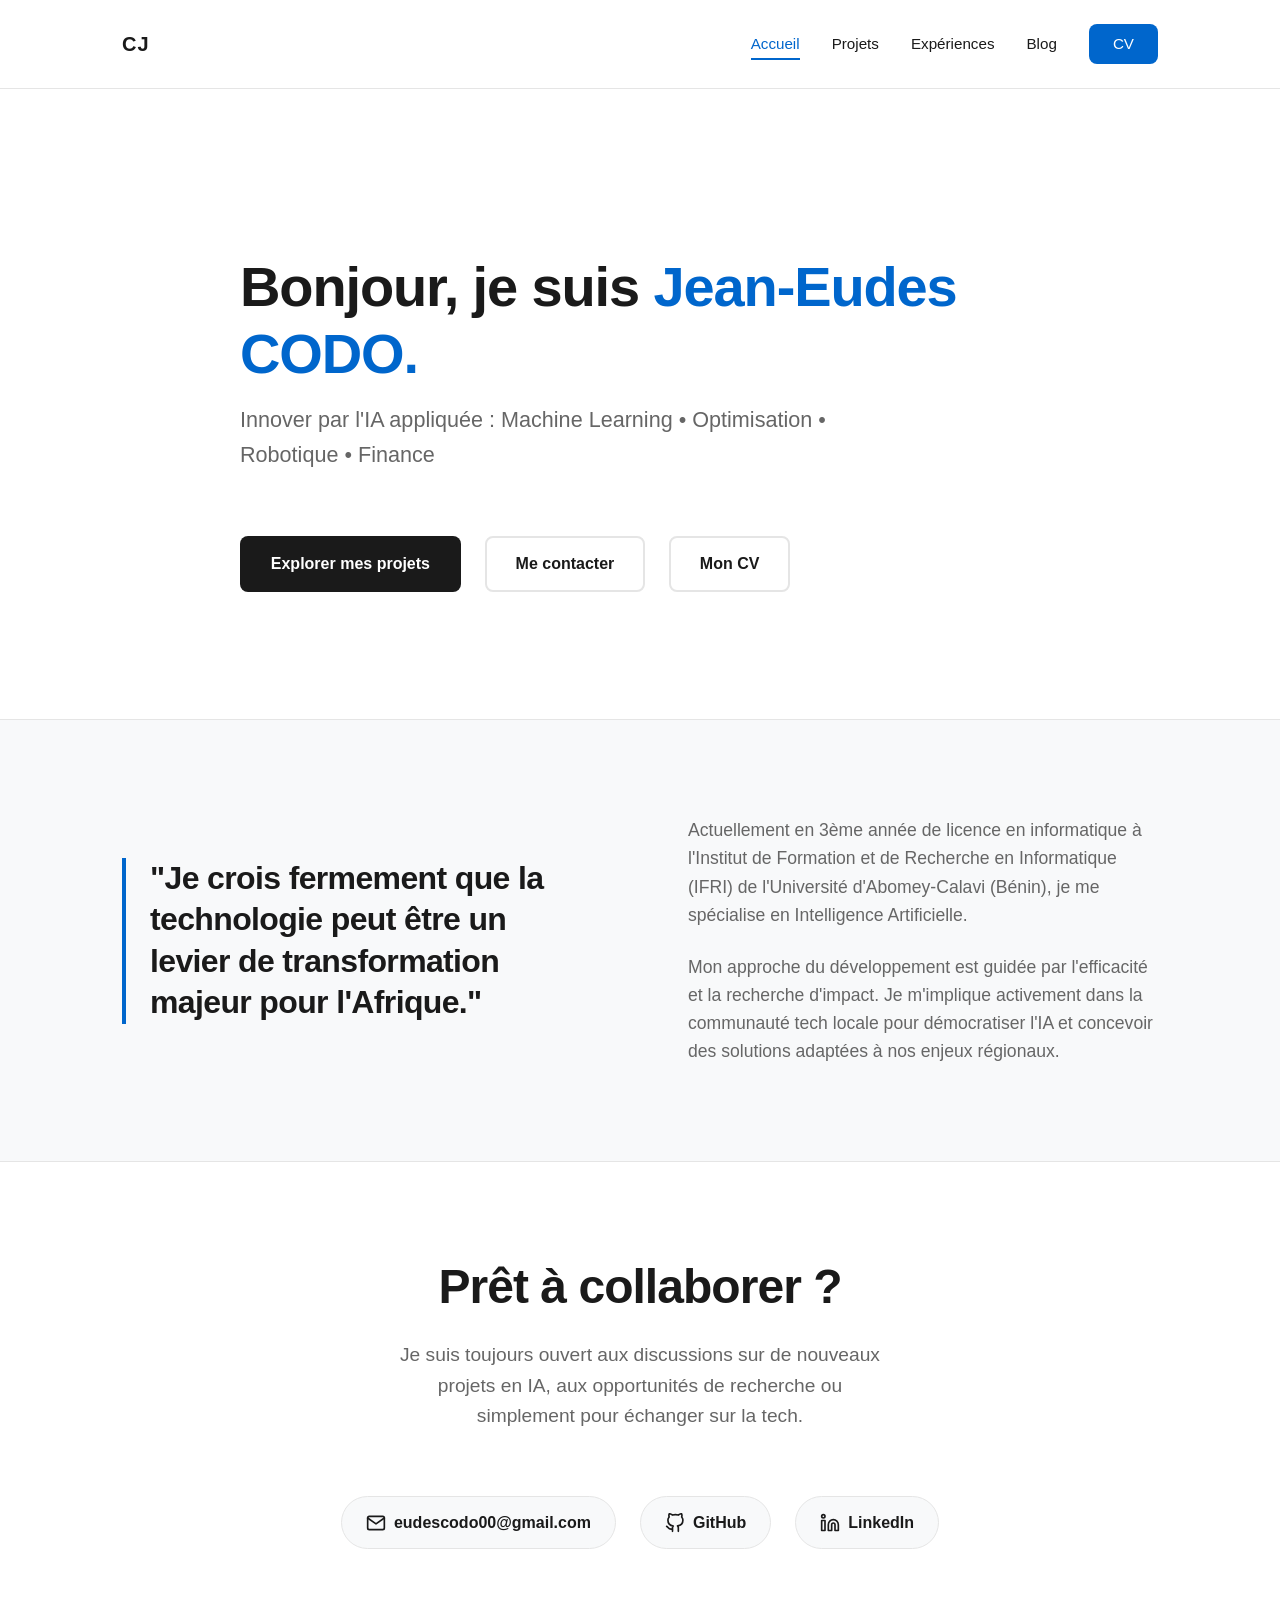
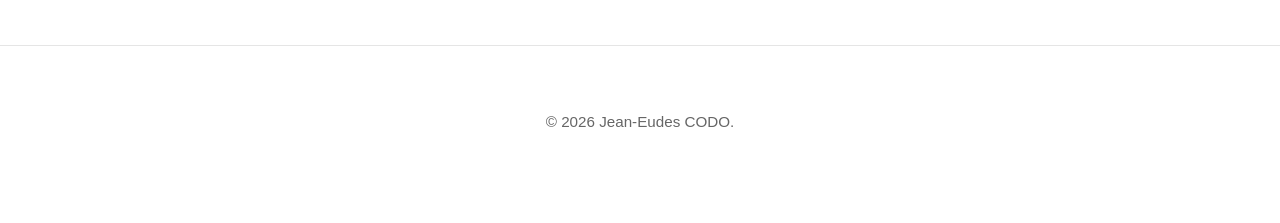
<file: index.html>
<!DOCTYPE html>
<html lang="fr">
<head>
    <meta charset="UTF-8">
    <meta name="viewport" content="width=device-width, initial-scale=1.0">
    <meta name="color-scheme" content="light">
    <title>Jean-Eudes CODO - Développeur IA</title>
    <meta name="description" content="Portfolio de Eudes - Développeur spécialisé en IA">
    <link rel="icon" href="favicon.ico" sizes="32x32">
    <link rel="icon" href="favicon.svg" type="image/svg+xml">
    <link rel="apple-touch-icon" href="apple-touch-icon.png">
    <link rel="stylesheet" href="css/base.css">
</head>
<body>
    <div class="scroll-progress" id="scrollBar"></div>
    <!-- Header Navigation -->
    <header class="header" id="header">
        <div class="container">
            <div class="header-content">
                <a href="index.html" class="logo">CJ</a>
                <nav class="nav" id="nav">
                    <a href="index.html" class="nav-link" aria-current="page">Accueil</a>
                    <a href="projects.html" class="nav-link">Projets</a>
                    <a href="experiences.html" class="nav-link">Expériences</a>
                    <a href="blog.html" class="nav-link">Blog</a>
                </nav>
                <div class="header-actions">
                    <a href="cv/CV_Jean_Eudes_CODO_2026.pdf" target="_blank" class="nav-cv">CV</a>
                    <button class="nav-toggle" id="navToggle" type="button" aria-label="Ouvrir le menu" aria-expanded="false" aria-controls="nav">
                        <span></span>
                        <span></span>
                        <span></span>
                    </button>
                </div>
            </div>
        </div>
    </header>

    <!-- Hero Section (Typography Driven) -->
    <section class="hero">
        <div class="container">
            <div class="hero-content">
                <h1 class="hero-name">Bonjour, je suis <span>Jean-Eudes CODO.</span></h1>
                <p class="hero-description">
                    Innover par l'IA appliquée : Machine Learning • Optimisation • Robotique • Finance
                </p>
                <div class="hero-actions">
                    <a href="projects.html" class="btn btn-primary">Explorer mes projets</a>
                    <a href="#connect" class="btn btn-secondary">Me contacter</a>
                    <a href="cv/CV_Jean_Eudes_CODO_2026.pdf" target="_blank" class="btn btn-secondary">Mon CV</a>
                </div>
            </div>
        </div>
    </section>

    <!-- About Section (Minimalist Grid) -->
    <section class="about reveal" id="about">
        <div class="container">
            <div class="about-grid">
                <div class="about-vision">
                    "Je crois fermement que la technologie peut être un levier de transformation majeur pour l'Afrique."
                </div>
                <div class="about-text">
                    <p>
                        Actuellement en 3ème année de licence en informatique à l'Institut de Formation et de Recherche en Informatique (IFRI) de l'Université d'Abomey-Calavi (Bénin), je me spécialise en Intelligence Artificielle.
                    </p>
                    <p>
                        Mon approche du développement est guidée par l'efficacité et la recherche d'impact. Je m'implique activement dans la communauté tech locale pour démocratiser l'IA et concevoir des solutions adaptées à nos enjeux régionaux.
                    </p>
                </div>
            </div>
        </div>
    </section>

    <!-- Connect Section -->
    <section class="connect reveal" id="connect">
        <div class="container">
            <h2>Prêt à collaborer ?</h2>
            <p>Je suis toujours ouvert aux discussions sur de nouveaux projets en IA, aux opportunités de recherche ou simplement pour échanger sur la tech.</p>
            
            <div class="social-links-large">
                <a href="mailto:eudescodo00@gmail.com" class="social-btn">
                    <svg width="20" height="20" fill="none" stroke="currentColor" stroke-width="2" stroke-linecap="round" stroke-linejoin="round" viewBox="0 0 24 24"><path d="M4 4h16c1.1 0 2 .9 2 2v12c0 1.1-.9 2-2 2H4c-1.1 0-2-.9-2-2V6c0-1.1.9-2 2-2z"></path><polyline points="22,6 12,13 2,6"></polyline></svg>
                    eudescodo00@gmail.com
                </a>
                <a href="https://github.com/Eudoo" target="_blank" class="social-btn">
                    <svg width="20" height="20" fill="none" stroke="currentColor" stroke-width="2" stroke-linecap="round" stroke-linejoin="round" viewBox="0 0 24 24"><path d="M9 19c-5 1.5-5-2.5-7-3m14 6v-3.87a3.37 3.37 0 0 0-.94-2.61c3.14-.35 6.44-1.54 6.44-7A5.44 5.44 0 0 0 20 4.77 5.07 5.07 0 0 0 19.91 1S18.73.65 16 2.48a13.38 13.38 0 0 0-7 0C6.27.65 5.09 1 5.09 1A5.07 5.07 0 0 0 5 4.77a5.44 5.44 0 0 0-1.5 3.78c0 5.42 3.3 6.61 6.44 7A3.37 3.37 0 0 0 9 18.13V22"></path></svg>
                    GitHub
                </a>
                <a href="https://linkedin.com/in/eudes-codo" target="_blank" class="social-btn">
                    <svg width="20" height="20" fill="none" stroke="currentColor" stroke-width="2" stroke-linecap="round" stroke-linejoin="round" viewBox="0 0 24 24"><path d="M16 8a6 6 0 0 1 6 6v7h-4v-7a2 2 0 0 0-2-2 2 2 0 0 0-2 2v7h-4v-7a6 6 0 0 1 6-6z"></path><rect x="2" y="9" width="4" height="12"></rect><circle cx="4" cy="4" r="2"></circle></svg>
                    LinkedIn
                </a>
            </div>
        </div>
    </section>

    <!-- Footer -->
    <footer class="footer">
        <div class="container">
            <p>&copy; 2026 Jean-Eudes CODO.</p>
        </div>
    </footer>

    <script>
        // Scroll Reveal Logic
        function reveal() {
            var reveals = document.querySelectorAll(".reveal");
            for (var i = 0; i < reveals.length; i++) {
                var windowHeight = window.innerHeight;
                var elementTop = reveals[i].getBoundingClientRect().top;
                var elementVisible = 150;
                if (elementTop < windowHeight - elementVisible) {
                    reveals[i].classList.add("active");
                }
            }
        }

        // Header and Scroll Progress
        window.onscroll = function() {
            const header = document.getElementById("header");
            const scrollBar = document.getElementById("scrollBar");
            const winScroll = document.body.scrollTop || document.documentElement.scrollTop;
            const height = document.documentElement.scrollHeight - document.documentElement.clientHeight;
            const scrolled = (winScroll / height) * 100;
            
            scrollBar.style.width = scrolled + "%";

            if (winScroll > 50) {
                header.classList.add("scrolled");
            } else {
                header.classList.remove("scrolled");
            }
            
            reveal();
        };

        // Initial check
        window.onload = reveal;

        // Menu mobile
        const navToggle = document.getElementById("navToggle");

        function setMenu(open) {
            document.getElementById("header").classList.toggle("nav-open", open);
            navToggle.setAttribute("aria-expanded", open);
            navToggle.setAttribute("aria-label", open ? "Fermer le menu" : "Ouvrir le menu");
        }

        navToggle.addEventListener("click", function() {
            setMenu(!document.getElementById("header").classList.contains("nav-open"));
        });

        document.querySelectorAll(".nav-link").forEach(function(link) {
            link.addEventListener("click", function() { setMenu(false); });
        });

        document.addEventListener("click", function(e) {
            if (!document.getElementById("header").contains(e.target)) setMenu(false);
        });
    </script>
</body>
</html>
</file>
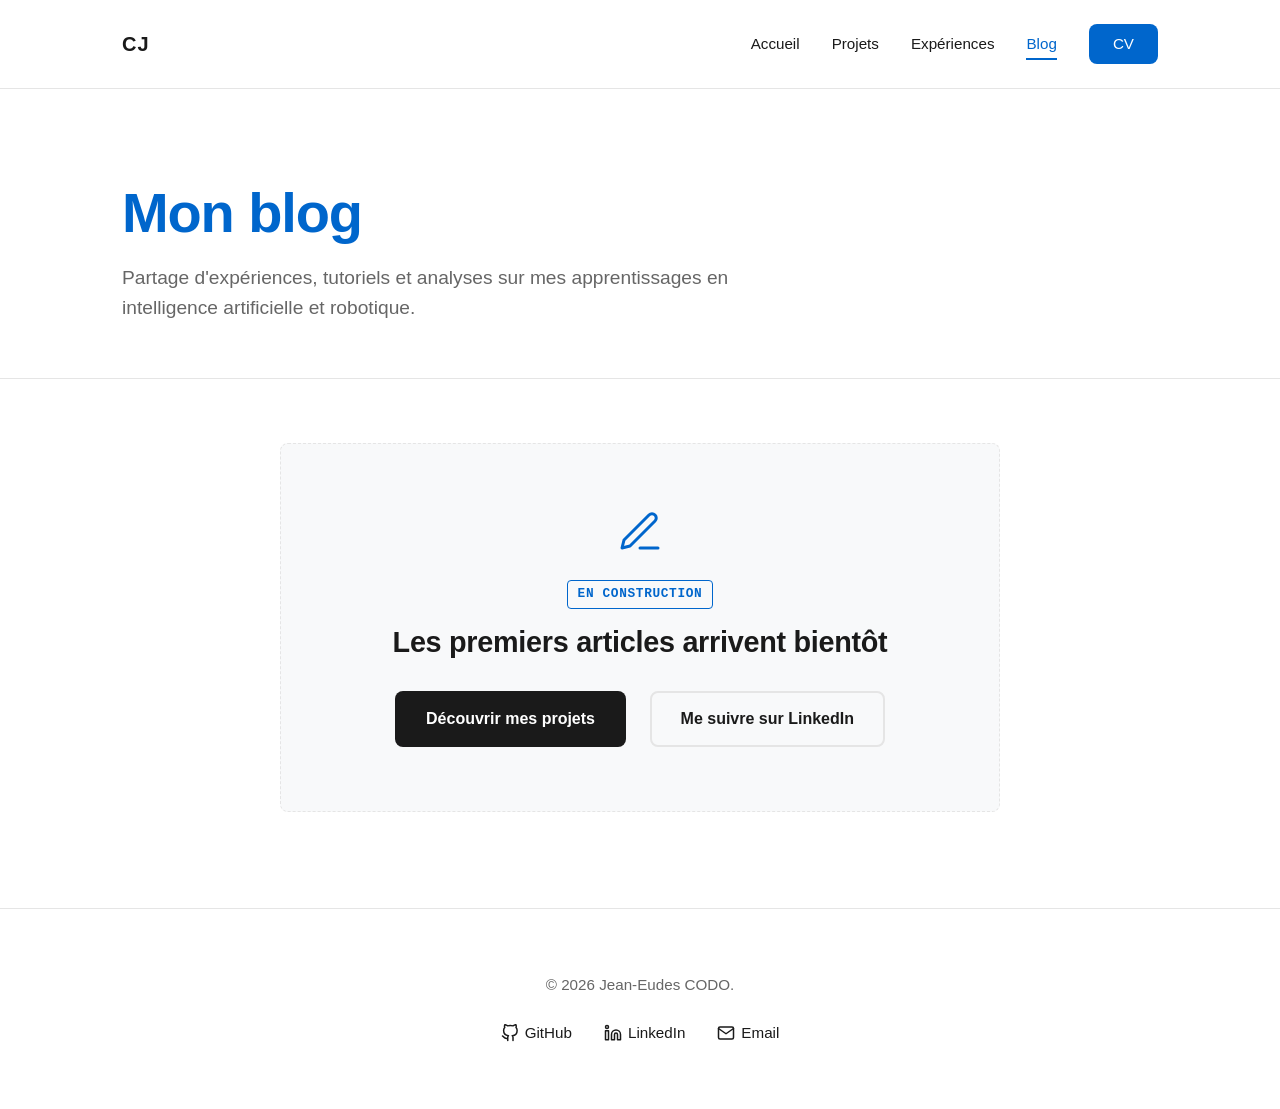
<file: blog.html>
<!DOCTYPE html>
<html lang="fr">
<head>
    <meta charset="UTF-8">
    <meta name="viewport" content="width=device-width, initial-scale=1.0">
    <meta name="color-scheme" content="light">
    <title>Blog - Jean-Eudes CODO</title>
    <meta name="description" content="Blog de Eudes - Articles sur l'IA et mes projets personnels.">
    <link rel="icon" href="favicon.ico" sizes="32x32">
    <link rel="icon" href="favicon.svg" type="image/svg+xml">
    <link rel="apple-touch-icon" href="apple-touch-icon.png">
    <link rel="stylesheet" href="css/base.css">
    <link rel="stylesheet" href="css/articles.css">
</head>
<body>
    <div class="scroll-progress" id="scrollBar"></div>
    <!-- Header Navigation -->
    <header class="header" id="header">
        <div class="container">
            <div class="header-content">
                <a href="index.html" class="logo">CJ</a>
                <nav class="nav" id="nav">
                    <a href="index.html" class="nav-link">Accueil</a>
                    <a href="projects.html" class="nav-link">Projets</a>
                    <a href="experiences.html" class="nav-link">Expériences</a>
                    <a href="blog.html" class="nav-link" aria-current="page">Blog</a>
                </nav>
                <div class="header-actions">
                    <a href="cv/CV_Jean_Eudes_CODO_2026.pdf" target="_blank" class="nav-cv">CV</a>
                    <button class="nav-toggle" id="navToggle" type="button" aria-label="Ouvrir le menu" aria-expanded="false" aria-controls="nav">
                        <span></span>
                        <span></span>
                        <span></span>
                    </button>
                </div>
            </div>
        </div>
    </header>

    <!-- Hero Section -->
    <section class="hero-blog">
        <div class="container">
            <h1 class="hero-blog-title reveal">Mon blog</h1>
            <p class="hero-blog-description reveal">
                Partage d'expériences, tutoriels et analyses sur mes apprentissages en intelligence artificielle et robotique.
            </p>
        </div>
    </section>

    <!-- Blog Section -->
    <section class="blog" id="blog">
        <div class="container">
            <!-- Blog en construction -->
            <div class="blog-coming-soon reveal">
                <svg class="coming-soon-icon" width="48" height="48" viewBox="0 0 24 24" fill="none" stroke="currentColor" stroke-width="1.5" stroke-linecap="round" stroke-linejoin="round"><path d="M12 20h9"></path><path d="M16.5 3.5a2.121 2.121 0 0 1 3 3L7 19l-4 1 1-4L16.5 3.5z"></path></svg>
                <span class="coming-soon-badge">En construction</span>
                <h2 class="coming-soon-title">Les premiers articles arrivent bientôt</h2>
                <div class="coming-soon-actions">
                    <a href="projects.html" class="btn btn-primary">Découvrir mes projets</a>
                    <a href="https://linkedin.com/in/eudes-codo" target="_blank" class="btn btn-secondary">Me suivre sur LinkedIn</a>
                </div>
            </div>

            <!-- Articles masqués tant que le blog est en construction (retirer ce commentaire pour les réafficher)
            <div class="articles-container" id="articlesContainer">
                
                Article 1
                <article class="article-row reveal">
                    <div class="article-date">06 AVR 2026</div>
                    <div class="article-content">
                        <h3 class="article-title">Ma première expérience avec les LLMs</h3>
                        <p class="article-excerpt">
                            Découvrez comment j'ai construit mon premier projet utilisant GPT et comment cela a changé mon approche du développement. Un retour d'expérience sur les pièges à éviter et les bonnes pratiques.
                        </p>
                        <div class="article-tags">
                            <span class="tag">IA</span>
                            <span class="tag">LLMs</span>
                            <span class="tag">Python</span>
                            <span class="read-icon">Lire <svg width="20" height="20" viewBox="0 0 24 24" fill="none" stroke="currentColor" stroke-width="2" stroke-linecap="round" stroke-linejoin="round" style="margin-left: 5px;"><line x1="5" y1="12" x2="19" y2="12"></line><polyline points="12 5 19 12 12 19"></polyline></svg></span>
                        </div>
                    </div>
                    <a href="articles/article_1.html" class="article-link-overlay">Lire l'article</a>
                </article>

                Article 2
                <article class="article-row reveal">
                    <div class="article-date">01 AVR 2026</div>
                    <div class="article-content">
                        <h3 class="article-title">Débuter avec ROS 2 - Premier robot</h3>
                        <p class="article-excerpt">
                            Guide complet pour configurer ROS 2 et créer votre premier nœud de communication. De l'installation à la publication de messages, tout ce que vous devez savoir pour bien démarrer.
                        </p>
                        <div class="article-tags">
                            <span class="tag">Robotique</span>
                            <span class="tag">ROS 2</span>
                            <span class="tag">C++</span>
                            <span class="read-icon">Lire <svg width="20" height="20" viewBox="0 0 24 24" fill="none" stroke="currentColor" stroke-width="2" stroke-linecap="round" stroke-linejoin="round" style="margin-left: 5px;"><line x1="5" y1="12" x2="19" y2="12"></line><polyline points="12 5 19 12 12 19"></polyline></svg></span>
                        </div>
                    </div>
                    <a href="articles/article_2.html" class="article-link-overlay">Lire l'article</a>
                </article>

                Article 3
                <article class="article-row reveal">
                    <div class="article-date">25 MAR 2026</div>
                    <div class="article-content">
                        <h3 class="article-title">RAG vs Fine-tuning: Quelle approche choisir?</h3>
                        <p class="article-excerpt">
                            Comparaison détaillée entre Retrieval-Augmented Generation et le fine-tuning. Analyse des coûts, performances et cas d'usage pour chaque approche dans la construction de systèmes d'IA.
                        </p>
                        <div class="article-tags">
                            <span class="tag">NLP</span>
                            <span class="tag">Architecture</span>
                            <span class="read-icon">Lire <svg width="20" height="20" viewBox="0 0 24 24" fill="none" stroke="currentColor" stroke-width="2" stroke-linecap="round" stroke-linejoin="round" style="margin-left: 5px;"><line x1="5" y1="12" x2="19" y2="12"></line><polyline points="12 5 19 12 12 19"></polyline></svg></span>
                        </div>
                    </div>
                    <a href="articles/article_3.html" class="article-link-overlay">Lire l'article</a>
                </article>

                Article 4
                <article class="article-row reveal">
                    <div class="article-date">15 MAR 2026</div>
                    <div class="article-content">
                        <h3 class="article-title">Sentiment Analysis en temps réel avec Transformers</h3>
                        <p class="article-excerpt">
                            Comment j'ai implémenté un système de sentiment analysis capable de traiter des flux Twitter en temps réel et générer des alertes automatiques.
                        </p>
                        <div class="article-tags">
                            <span class="tag">NLP</span>
                            <span class="tag">Transformers</span>
                            <span class="read-icon">Lire <svg width="20" height="20" viewBox="0 0 24 24" fill="none" stroke="currentColor" stroke-width="2" stroke-linecap="round" stroke-linejoin="round" style="margin-left: 5px;"><line x1="5" y1="12" x2="19" y2="12"></line><polyline points="12 5 19 12 12 19"></polyline></svg></span>
                        </div>
                    </div>
                    <a href="articles/article_4.html" class="article-link-overlay">Lire l'article</a>
                </article>

            </div>
            -->
        </div>
    </section>

    <!-- Footer -->
    <footer class="footer">
        <div class="container">
            <p>&copy; 2026 Jean-Eudes CODO.</p>
            <div class="footer-links">
                <a href="https://github.com/Eudoo" target="_blank">
                    <svg width="18" height="18" fill="none" stroke="currentColor" stroke-width="2" stroke-linecap="round" stroke-linejoin="round" viewBox="0 0 24 24"><path d="M9 19c-5 1.5-5-2.5-7-3m14 6v-3.87a3.37 3.37 0 0 0-.94-2.61c3.14-.35 6.44-1.54 6.44-7A5.44 5.44 0 0 0 20 4.77 5.07 5.07 0 0 0 19.91 1S18.73.65 16 2.48a13.38 13.38 0 0 0-7 0C6.27.65 5.09 1 5.09 1A5.07 5.07 0 0 0 5 4.77a5.44 5.44 0 0 0-1.5 3.78c0 5.42 3.3 6.61 6.44 7A3.37 3.37 0 0 0 9 18.13V22"></path></svg>
                    GitHub
                </a>
                <a href="https://linkedin.com/in/eudes-codo" target="_blank">
                    <svg width="18" height="18" fill="none" stroke="currentColor" stroke-width="2" stroke-linecap="round" stroke-linejoin="round" viewBox="0 0 24 24"><path d="M16 8a6 6 0 0 1 6 6v7h-4v-7a2 2 0 0 0-2-2 2 2 0 0 0-2 2v7h-4v-7a6 6 0 0 1 6-6z"></path><rect x="2" y="9" width="4" height="12"></rect><circle cx="4" cy="4" r="2"></circle></svg>
                    LinkedIn
                </a>
                <a href="mailto:eudescodo00@gmail.com">
                    <svg width="18" height="18" fill="none" stroke="currentColor" stroke-width="2" stroke-linecap="round" stroke-linejoin="round" viewBox="0 0 24 24"><path d="M4 4h16c1.1 0 2 .9 2 2v12c0 1.1-.9 2-2 2H4c-1.1 0-2-.9-2-2V6c0-1.1.9-2 2-2z"></path><polyline points="22,6 12,13 2,6"></polyline></svg>
                    Email
                </a>
            </div>
        </div>
    </footer>

    <script>
        function reveal() {
            var reveals = document.querySelectorAll(".reveal");
            for (var i = 0; i < reveals.length; i++) {
                var windowHeight = window.innerHeight;
                var elementTop = reveals[i].getBoundingClientRect().top;
                var elementVisible = 100;
                if (elementTop < windowHeight - elementVisible) {
                    reveals[i].classList.add("active");
                }
            }
        }

        window.onscroll = function() {
            const header = document.getElementById("header");
            const scrollBar = document.getElementById("scrollBar");
            const winScroll = document.body.scrollTop || document.documentElement.scrollTop;
            const height = document.documentElement.scrollHeight - document.documentElement.clientHeight;
            const scrolled = (winScroll / height) * 100;
            
            scrollBar.style.width = scrolled + "%";

            if (winScroll > 50) {
                header.classList.add("scrolled");
            } else {
                header.classList.remove("scrolled");
            }
            
            reveal();
        };

        window.onload = reveal;

        // Menu mobile
        const navToggle = document.getElementById("navToggle");

        function setMenu(open) {
            document.getElementById("header").classList.toggle("nav-open", open);
            navToggle.setAttribute("aria-expanded", open);
            navToggle.setAttribute("aria-label", open ? "Fermer le menu" : "Ouvrir le menu");
        }

        navToggle.addEventListener("click", function() {
            setMenu(!document.getElementById("header").classList.contains("nav-open"));
        });

        document.querySelectorAll(".nav-link").forEach(function(link) {
            link.addEventListener("click", function() { setMenu(false); });
        });

        document.addEventListener("click", function(e) {
            if (!document.getElementById("header").contains(e.target)) setMenu(false);
        });
    </script>
</body>
</html>
</file>
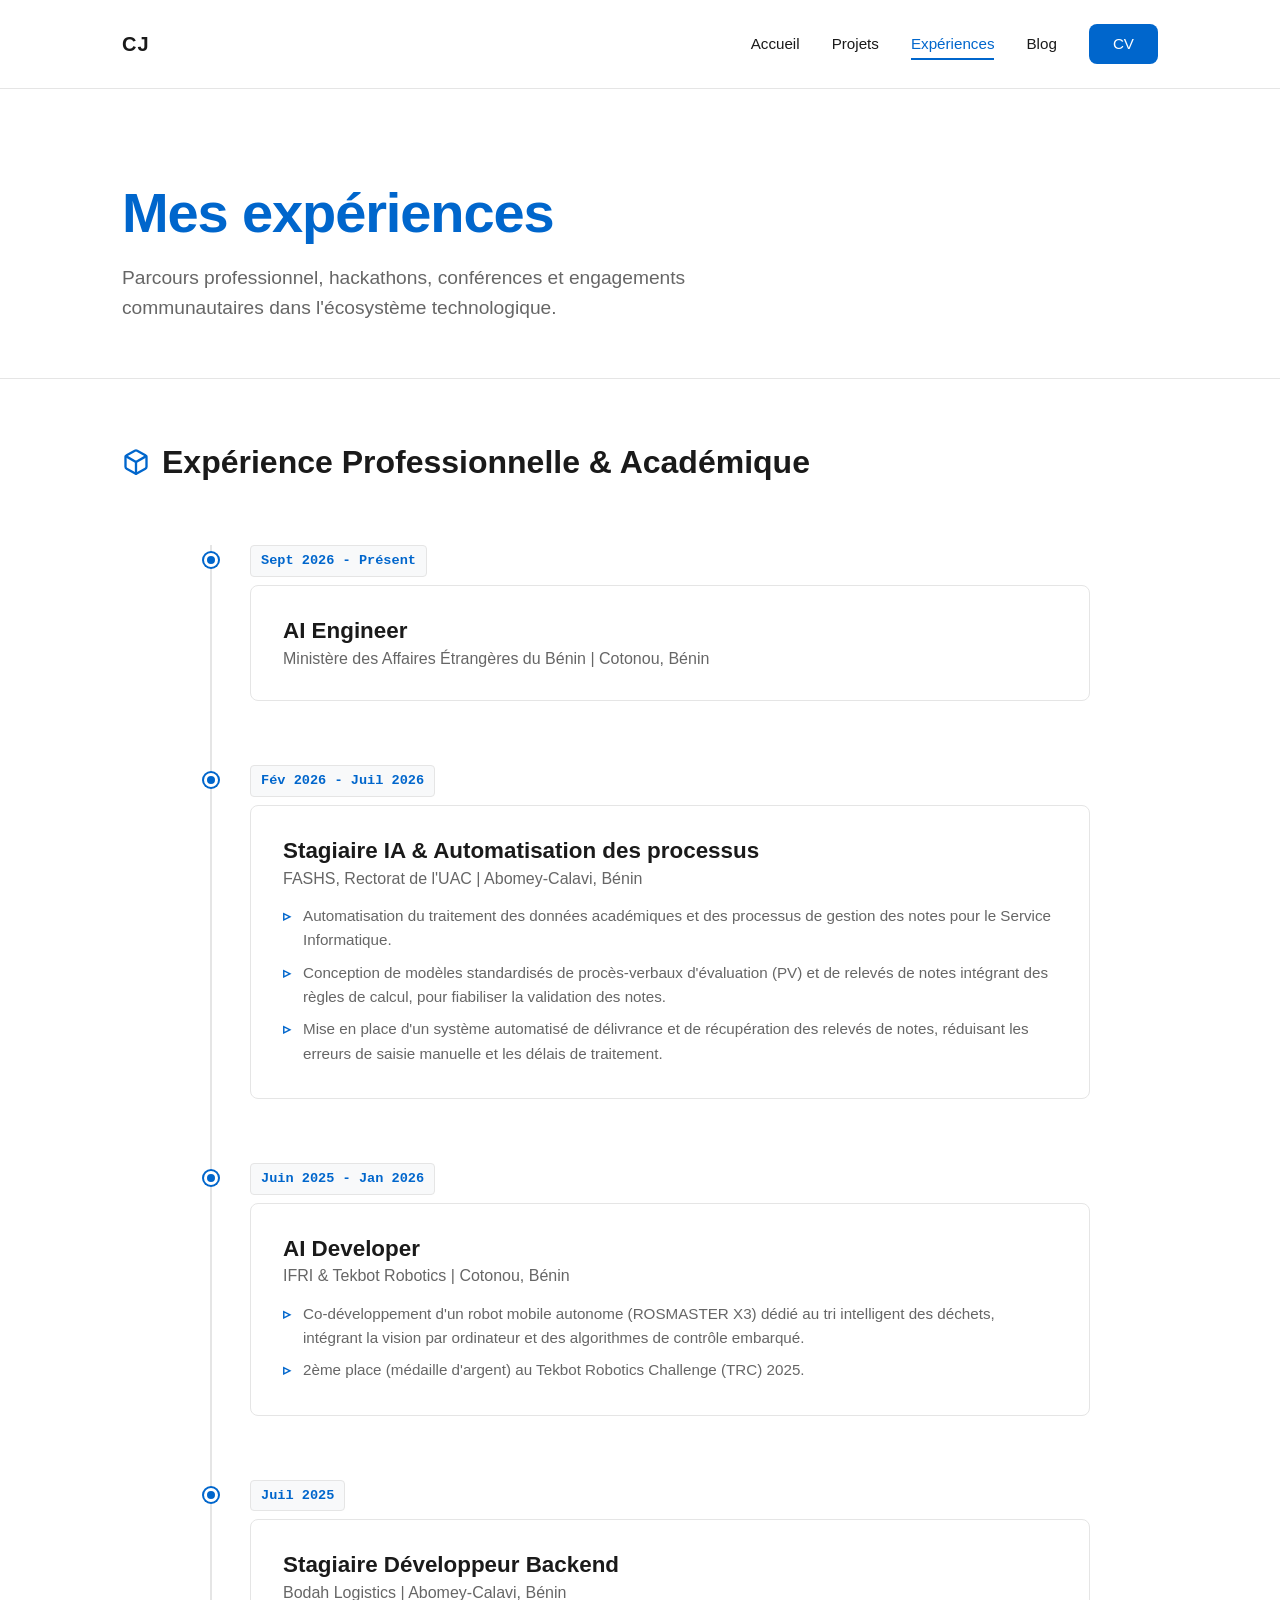
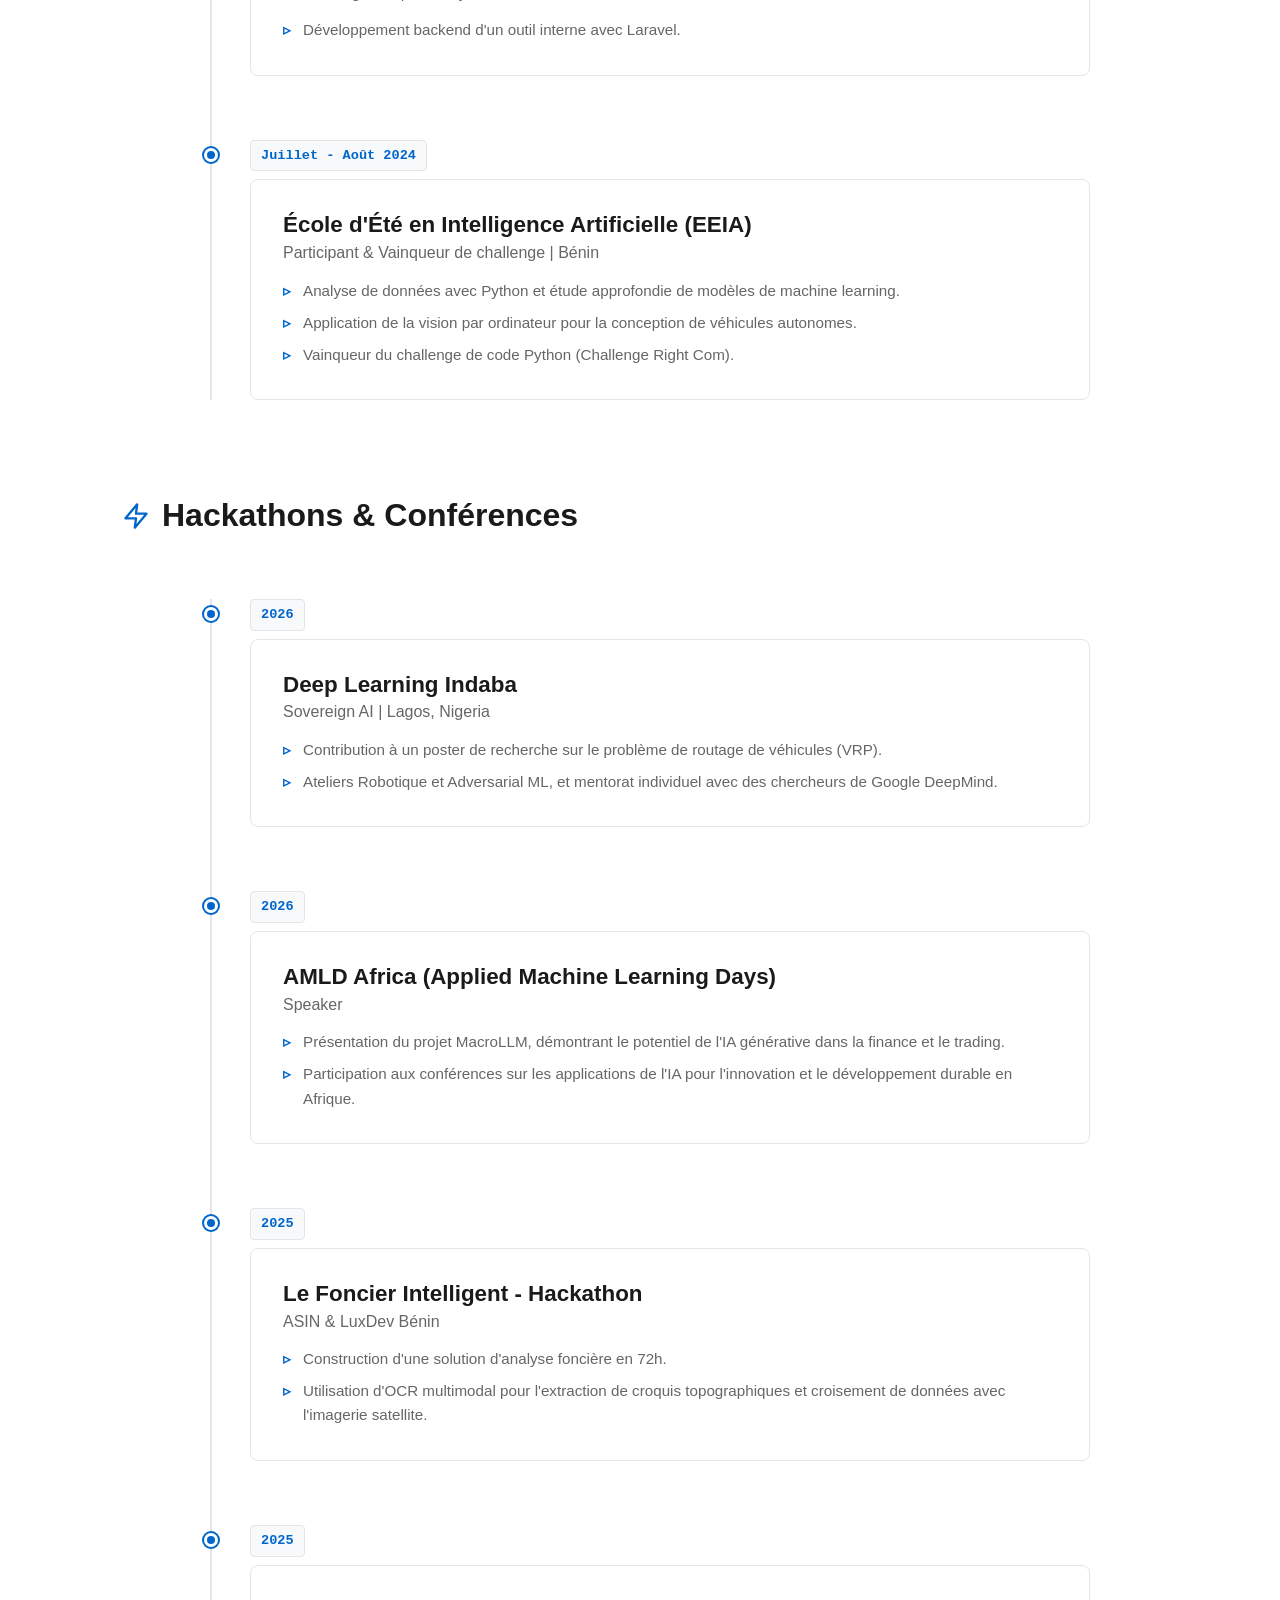
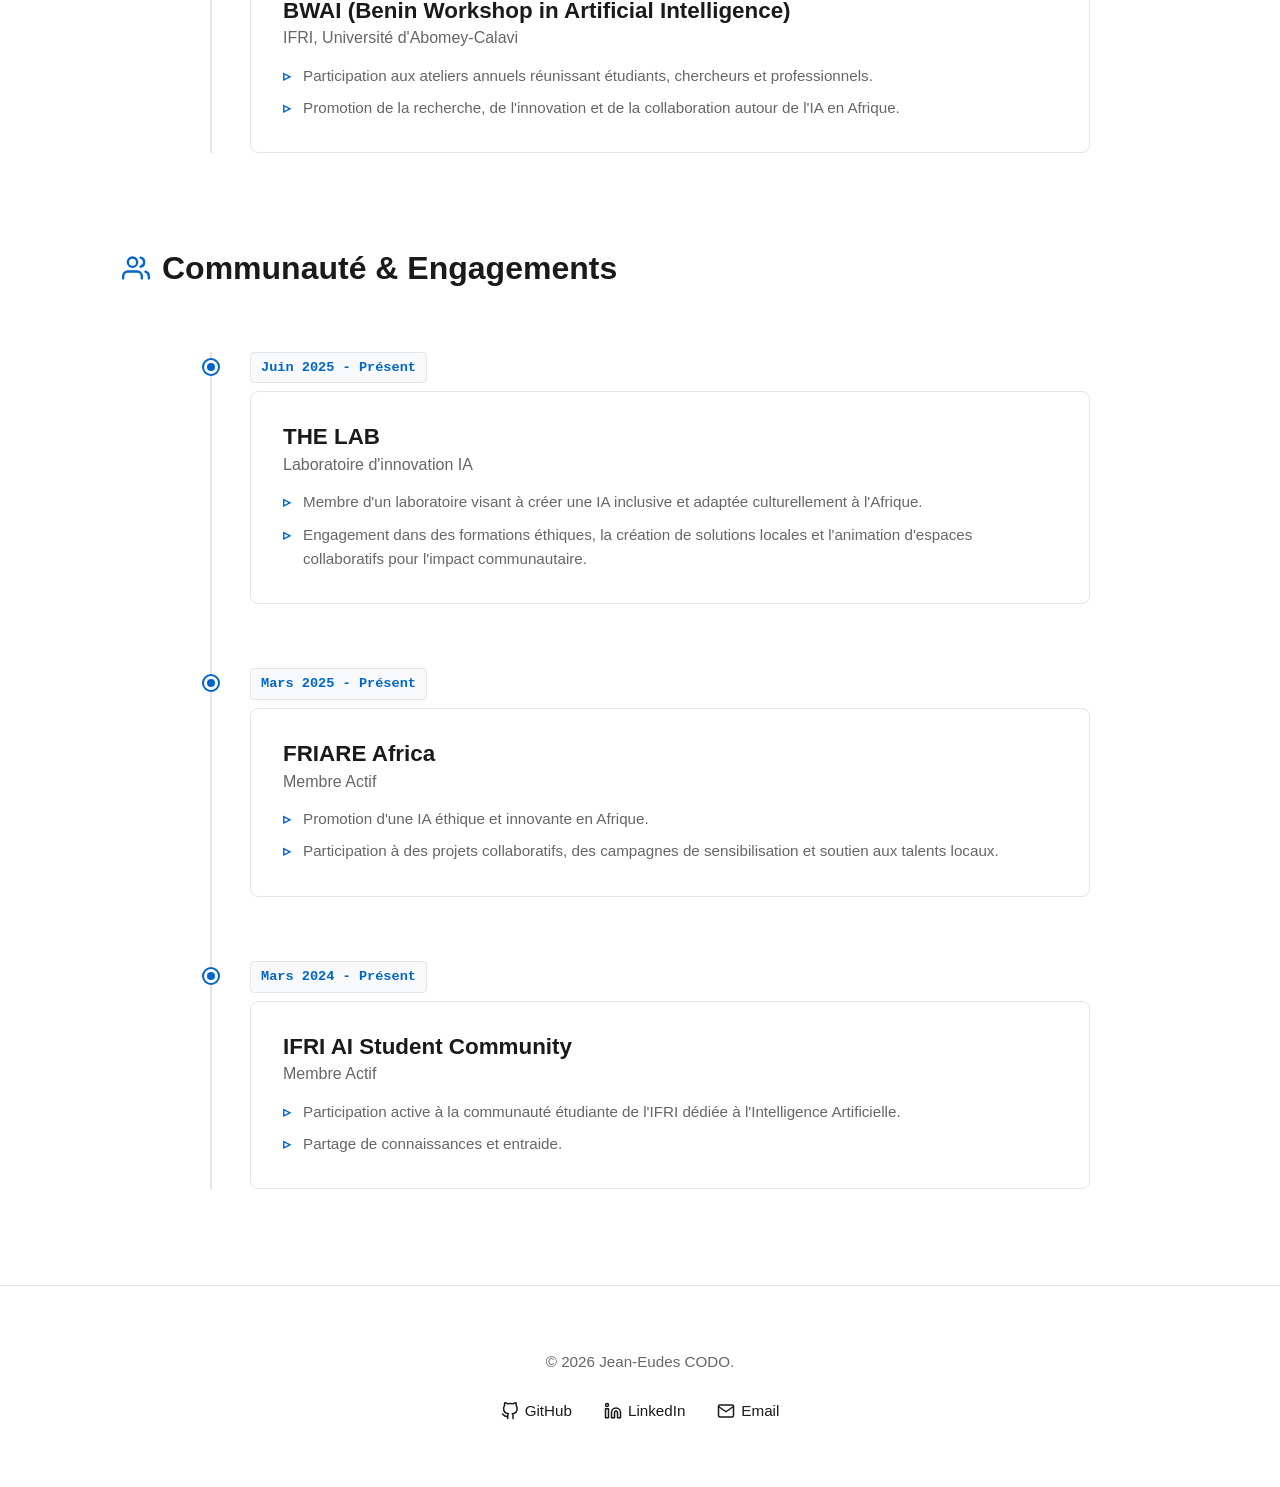
<file: experiences.html>
<!DOCTYPE html>
<html lang="fr">
<head>
    <meta charset="UTF-8">
    <meta name="viewport" content="width=device-width, initial-scale=1.0">
    <meta name="color-scheme" content="light">
    <title>Expériences - Jean-Eudes CODO</title>
    <meta name="description" content="Expériences professionnelles, Hackathons et engagements communautaires">
    <link rel="icon" href="favicon.ico" sizes="32x32">
    <link rel="icon" href="favicon.svg" type="image/svg+xml">
    <link rel="apple-touch-icon" href="apple-touch-icon.png">
    <link rel="stylesheet" href="css/base.css">
    <link rel="stylesheet" href="css/experiences.css">
</head>
<body>
    <div class="scroll-progress" id="scrollBar"></div>
    <!-- Header Navigation -->
    <header class="header" id="header">
        <div class="container">
            <div class="header-content">
                <a href="index.html" class="logo">CJ</a>
                <nav class="nav" id="nav">
                    <a href="index.html" class="nav-link">Accueil</a>
                    <a href="projects.html" class="nav-link">Projets</a>
                    <a href="experiences.html" class="nav-link" aria-current="page">Expériences</a>
                    <a href="blog.html" class="nav-link">Blog</a>
                </nav>
                <div class="header-actions">
                    <a href="cv/CV_Jean_Eudes_CODO_2026.pdf" target="_blank" class="nav-cv">CV</a>
                    <button class="nav-toggle" id="navToggle" type="button" aria-label="Ouvrir le menu" aria-expanded="false" aria-controls="nav">
                        <span></span>
                        <span></span>
                        <span></span>
                    </button>
                </div>
            </div>
        </div>
    </header>

    <!-- Hero Section -->
    <section class="hero-experiences">
        <div class="container">
            <h1 class="hero-experiences-title reveal">Mes expériences</h1>
            <p class="hero-experiences-description reveal">
                Parcours professionnel, hackathons, conférences et engagements communautaires dans l'écosystème technologique.
            </p>
        </div>
    </section>

    <!-- Experiences Section -->
    <section class="experiences" id="experiences">
        <div class="container">

            <!-- Catégorie: Pro & Académique -->
            <div class="experience-category reveal">
                <h2 class="category-title">
                    <svg class="category-icon" width="28" height="28" viewBox="0 0 24 24" fill="none" stroke="currentColor" stroke-width="2" stroke-linecap="round" stroke-linejoin="round"><path d="M21 16V8a2 2 0 0 0-1-1.73l-7-4a2 2 0 0 0-2 0l-7 4A2 2 0 0 0 3 8v8a2 2 0 0 0 1 1.73l7 4a2 2 0 0 0 2 0l7-4A2 2 0 0 0 21 16z"></path><polyline points="3.27 6.96 12 12.01 20.73 6.96"></polyline><line x1="12" y1="22.08" x2="12" y2="12"></line></svg>
                    Expérience Professionnelle & Académique
                </h2>
                <div class="timeline">
                    <!-- Item 1 -->
                    <div class="timeline-item reveal">
                        <div class="timeline-dot"></div>
                        <div class="timeline-date">Sept 2026 - Présent</div>
                        <div class="timeline-content">
                            <h3 class="timeline-title">AI Engineer</h3>
                            <h4 class="timeline-subtitle">Ministère des Affaires Étrangères du Bénin | Cotonou, Bénin</h4>
                        </div>
                    </div>

                    <!-- Item 2 -->
                    <div class="timeline-item reveal">
                        <div class="timeline-dot"></div>
                        <div class="timeline-date">Fév 2026 - Juil 2026</div>
                        <div class="timeline-content">
                            <h3 class="timeline-title">Stagiaire IA & Automatisation des processus</h3>
                            <h4 class="timeline-subtitle">FASHS, Rectorat de l'UAC | Abomey-Calavi, Bénin</h4>
                            <ul class="timeline-details">
                                <li>Automatisation du traitement des données académiques et des processus de gestion des notes pour le Service Informatique.</li>
                                <li>Conception de modèles standardisés de procès-verbaux d'évaluation (PV) et de relevés de notes intégrant des règles de calcul, pour fiabiliser la validation des notes.</li>
                                <li>Mise en place d'un système automatisé de délivrance et de récupération des relevés de notes, réduisant les erreurs de saisie manuelle et les délais de traitement.</li>
                            </ul>
                        </div>
                    </div>

                    <!-- Item 3 -->
                    <div class="timeline-item reveal">
                        <div class="timeline-dot"></div>
                        <div class="timeline-date">Juin 2025 - Jan 2026</div>
                        <div class="timeline-content">
                            <h3 class="timeline-title">AI Developer</h3>
                            <h4 class="timeline-subtitle">IFRI & Tekbot Robotics | Cotonou, Bénin</h4>
                            <ul class="timeline-details">
                                <li>Co-développement d'un robot mobile autonome (ROSMASTER X3) dédié au tri intelligent des déchets, intégrant la vision par ordinateur et des algorithmes de contrôle embarqué.</li>
                                <li>2ème place (médaille d'argent) au Tekbot Robotics Challenge (TRC) 2025.</li>
                            </ul>
                        </div>
                    </div>
                    
                    <!-- Item 4 -->
                    <div class="timeline-item reveal">
                        <div class="timeline-dot"></div>
                        <div class="timeline-date">Juil 2025</div>
                        <div class="timeline-content">
                            <h3 class="timeline-title">Stagiaire Développeur Backend</h3>
                            <h4 class="timeline-subtitle">Bodah Logistics | Abomey-Calavi, Bénin</h4>
                            <ul class="timeline-details">
                                <li>Développement backend d'un outil interne avec Laravel.</li>
                            </ul>
                        </div>
                    </div>

                    <!-- Item 5 -->
                    <div class="timeline-item reveal">
                        <div class="timeline-dot"></div>
                        <div class="timeline-date">Juillet - Août 2024</div>
                        <div class="timeline-content">
                            <h3 class="timeline-title">École d'Été en Intelligence Artificielle (EEIA)</h3>
                            <h4 class="timeline-subtitle">Participant & Vainqueur de challenge | Bénin</h4>
                            <ul class="timeline-details">
                                <li>Analyse de données avec Python et étude approfondie de modèles de machine learning.</li>
                                <li>Application de la vision par ordinateur pour la conception de véhicules autonomes.</li>
                                <li>Vainqueur du challenge de code Python (Challenge Right Com).</li>
                            </ul>
                        </div>
                    </div>
                </div>
            </div>

            <!-- Catégorie: Hackathons & Conférences -->
            <div class="experience-category reveal">
                <h2 class="category-title">
                    <svg class="category-icon" width="28" height="28" viewBox="0 0 24 24" fill="none" stroke="currentColor" stroke-width="2" stroke-linecap="round" stroke-linejoin="round"><polygon points="13 2 3 14 12 14 11 22 21 10 12 10 13 2"></polygon></svg>
                    Hackathons & Conférences
                </h2>
                <div class="timeline">
                    <!-- Item 1 -->
                    <div class="timeline-item reveal">
                        <div class="timeline-dot"></div>
                        <div class="timeline-date">2026</div>
                        <div class="timeline-content">
                            <h3 class="timeline-title">Deep Learning Indaba</h3>
                            <h4 class="timeline-subtitle">Sovereign AI | Lagos, Nigeria</h4>
                            <ul class="timeline-details">
                                <li>Contribution à un poster de recherche sur le problème de routage de véhicules (VRP).</li>
                                <li>Ateliers Robotique et Adversarial ML, et mentorat individuel avec des chercheurs de Google DeepMind.</li>
                            </ul>
                        </div>
                    </div>

                    <!-- Item 2 -->
                    <div class="timeline-item reveal">
                        <div class="timeline-dot"></div>
                        <div class="timeline-date">2026</div>
                        <div class="timeline-content">
                            <h3 class="timeline-title">AMLD Africa (Applied Machine Learning Days)</h3>
                            <h4 class="timeline-subtitle">Speaker</h4>
                            <ul class="timeline-details">
                                <li>Présentation du projet MacroLLM, démontrant le potentiel de l'IA générative dans la finance et le trading.</li>
                                <li>Participation aux conférences sur les applications de l'IA pour l'innovation et le développement durable en Afrique.</li>
                            </ul>
                        </div>
                    </div>

                    <!-- Item 3 -->
                    <div class="timeline-item reveal">
                        <div class="timeline-dot"></div>
                        <div class="timeline-date">2025</div>
                        <div class="timeline-content">
                            <h3 class="timeline-title">Le Foncier Intelligent - Hackathon</h3>
                            <h4 class="timeline-subtitle">ASIN & LuxDev Bénin</h4>
                            <ul class="timeline-details">
                                <li>Construction d'une solution d'analyse foncière en 72h.</li>
                                <li>Utilisation d'OCR multimodal pour l'extraction de croquis topographiques et croisement de données avec l'imagerie satellite.</li>
                            </ul>
                        </div>
                    </div>

                    <!-- Item 4 -->
                    <div class="timeline-item reveal">
                        <div class="timeline-dot"></div>
                        <div class="timeline-date">2025</div>
                        <div class="timeline-content">
                            <h3 class="timeline-title">BWAI (Benin Workshop in Artificial Intelligence)</h3>
                            <h4 class="timeline-subtitle">IFRI, Université d'Abomey-Calavi</h4>
                            <ul class="timeline-details">
                                <li>Participation aux ateliers annuels réunissant étudiants, chercheurs et professionnels.</li>
                                <li>Promotion de la recherche, de l'innovation et de la collaboration autour de l'IA en Afrique.</li>
                            </ul>
                        </div>
                    </div>
                </div>
            </div>

            <!-- Catégorie: Communauté & Engagements -->
            <div class="experience-category reveal">
                <h2 class="category-title">
                    <svg class="category-icon" width="28" height="28" viewBox="0 0 24 24" fill="none" stroke="currentColor" stroke-width="2" stroke-linecap="round" stroke-linejoin="round"><path d="M17 21v-2a4 4 0 0 0-4-4H5a4 4 0 0 0-4 4v2"></path><circle cx="9" cy="7" r="4"></circle><path d="M23 21v-2a4 4 0 0 0-3-3.87"></path><path d="M16 3.13a4 4 0 0 1 0 7.75"></path></svg>
                    Communauté & Engagements
                </h2>
                <div class="timeline">
                    <!-- Item 1 -->
                    <div class="timeline-item reveal">
                        <div class="timeline-dot"></div>
                        <div class="timeline-date">Juin 2025 - Présent</div>
                        <div class="timeline-content">
                            <h3 class="timeline-title">THE LAB</h3>
                            <h4 class="timeline-subtitle">Laboratoire d'innovation IA</h4>
                            <ul class="timeline-details">
                                <li>Membre d'un laboratoire visant à créer une IA inclusive et adaptée culturellement à l'Afrique.</li>
                                <li>Engagement dans des formations éthiques, la création de solutions locales et l'animation d'espaces collaboratifs pour l'impact communautaire.</li>
                            </ul>
                        </div>
                    </div>

                    <!-- Item 2 -->
                    <div class="timeline-item reveal">
                        <div class="timeline-dot"></div>
                        <div class="timeline-date">Mars 2025 - Présent</div>
                        <div class="timeline-content">
                            <h3 class="timeline-title">FRIARE Africa</h3>
                            <h4 class="timeline-subtitle">Membre Actif</h4>
                            <ul class="timeline-details">
                                <li>Promotion d'une IA éthique et innovante en Afrique.</li>
                                <li>Participation à des projets collaboratifs, des campagnes de sensibilisation et soutien aux talents locaux.</li>
                            </ul>
                        </div>
                    </div>
                    
                    <!-- Item 3 -->
                    <div class="timeline-item reveal">
                        <div class="timeline-dot"></div>
                        <div class="timeline-date">Mars 2024 - Présent</div>
                        <div class="timeline-content">
                            <h3 class="timeline-title">IFRI AI Student Community</h3>
                            <h4 class="timeline-subtitle">Membre Actif</h4>
                            <ul class="timeline-details">
                                <li>Participation active à la communauté étudiante de l'IFRI dédiée à l'Intelligence Artificielle.</li>
                                <li>Partage de connaissances et entraide.</li>
                            </ul>
                        </div>
                    </div>
                </div>
            </div>

        </div>
    </section>

    <!-- Footer -->
    <footer class="footer">
        <div class="container">
            <p>&copy; 2026 Jean-Eudes CODO.</p>
            <div class="footer-links">
                <a href="https://github.com/Eudoo" target="_blank">
                    <svg width="18" height="18" fill="none" stroke="currentColor" stroke-width="2" stroke-linecap="round" stroke-linejoin="round" viewBox="0 0 24 24"><path d="M9 19c-5 1.5-5-2.5-7-3m14 6v-3.87a3.37 3.37 0 0 0-.94-2.61c3.14-.35 6.44-1.54 6.44-7A5.44 5.44 0 0 0 20 4.77 5.07 5.07 0 0 0 19.91 1S18.73.65 16 2.48a13.38 13.38 0 0 0-7 0C6.27.65 5.09 1 5.09 1A5.07 5.07 0 0 0 5 4.77a5.44 5.44 0 0 0-1.5 3.78c0 5.42 3.3 6.61 6.44 7A3.37 3.37 0 0 0 9 18.13V22"></path></svg>
                    GitHub
                </a>
                <a href="https://linkedin.com/in/eudes-codo" target="_blank">
                    <svg width="18" height="18" fill="none" stroke="currentColor" stroke-width="2" stroke-linecap="round" stroke-linejoin="round" viewBox="0 0 24 24"><path d="M16 8a6 6 0 0 1 6 6v7h-4v-7a2 2 0 0 0-2-2 2 2 0 0 0-2 2v7h-4v-7a6 6 0 0 1 6-6z"></path><rect x="2" y="9" width="4" height="12"></rect><circle cx="4" cy="4" r="2"></circle></svg>
                    LinkedIn
                </a>
                <a href="mailto:eudescodo00@gmail.com">
                    <svg width="18" height="18" fill="none" stroke="currentColor" stroke-width="2" stroke-linecap="round" stroke-linejoin="round" viewBox="0 0 24 24"><path d="M4 4h16c1.1 0 2 .9 2 2v12c0 1.1-.9 2-2 2H4c-1.1 0-2-.9-2-2V6c0-1.1.9-2 2-2z"></path><polyline points="22,6 12,13 2,6"></polyline></svg>
                    Email
                </a>
            </div>
        </div>
    </footer>

    <script>
        // Scroll Reveal Logic
        function reveal() {
            var reveals = document.querySelectorAll(".reveal");
            for (var i = 0; i < reveals.length; i++) {
                var windowHeight = window.innerHeight;
                var elementTop = reveals[i].getBoundingClientRect().top;
                var elementVisible = 100;
                if (elementTop < windowHeight - elementVisible) {
                    reveals[i].classList.add("active");
                }
            }
        }

        window.onscroll = function() {
            const header = document.getElementById("header");
            const scrollBar = document.getElementById("scrollBar");
            const winScroll = document.body.scrollTop || document.documentElement.scrollTop;
            const height = document.documentElement.scrollHeight - document.documentElement.clientHeight;
            const scrolled = (winScroll / height) * 100;
            
            scrollBar.style.width = scrolled + "%";

            if (winScroll > 50) {
                header.classList.add("scrolled");
            } else {
                header.classList.remove("scrolled");
            }
            
            reveal();
        };

        window.onload = reveal;

        // Menu mobile
        const navToggle = document.getElementById("navToggle");

        function setMenu(open) {
            document.getElementById("header").classList.toggle("nav-open", open);
            navToggle.setAttribute("aria-expanded", open);
            navToggle.setAttribute("aria-label", open ? "Fermer le menu" : "Ouvrir le menu");
        }

        navToggle.addEventListener("click", function() {
            setMenu(!document.getElementById("header").classList.contains("nav-open"));
        });

        document.querySelectorAll(".nav-link").forEach(function(link) {
            link.addEventListener("click", function() { setMenu(false); });
        });

        document.addEventListener("click", function(e) {
            if (!document.getElementById("header").contains(e.target)) setMenu(false);
        });
    </script>
</body>
</html>
</file>
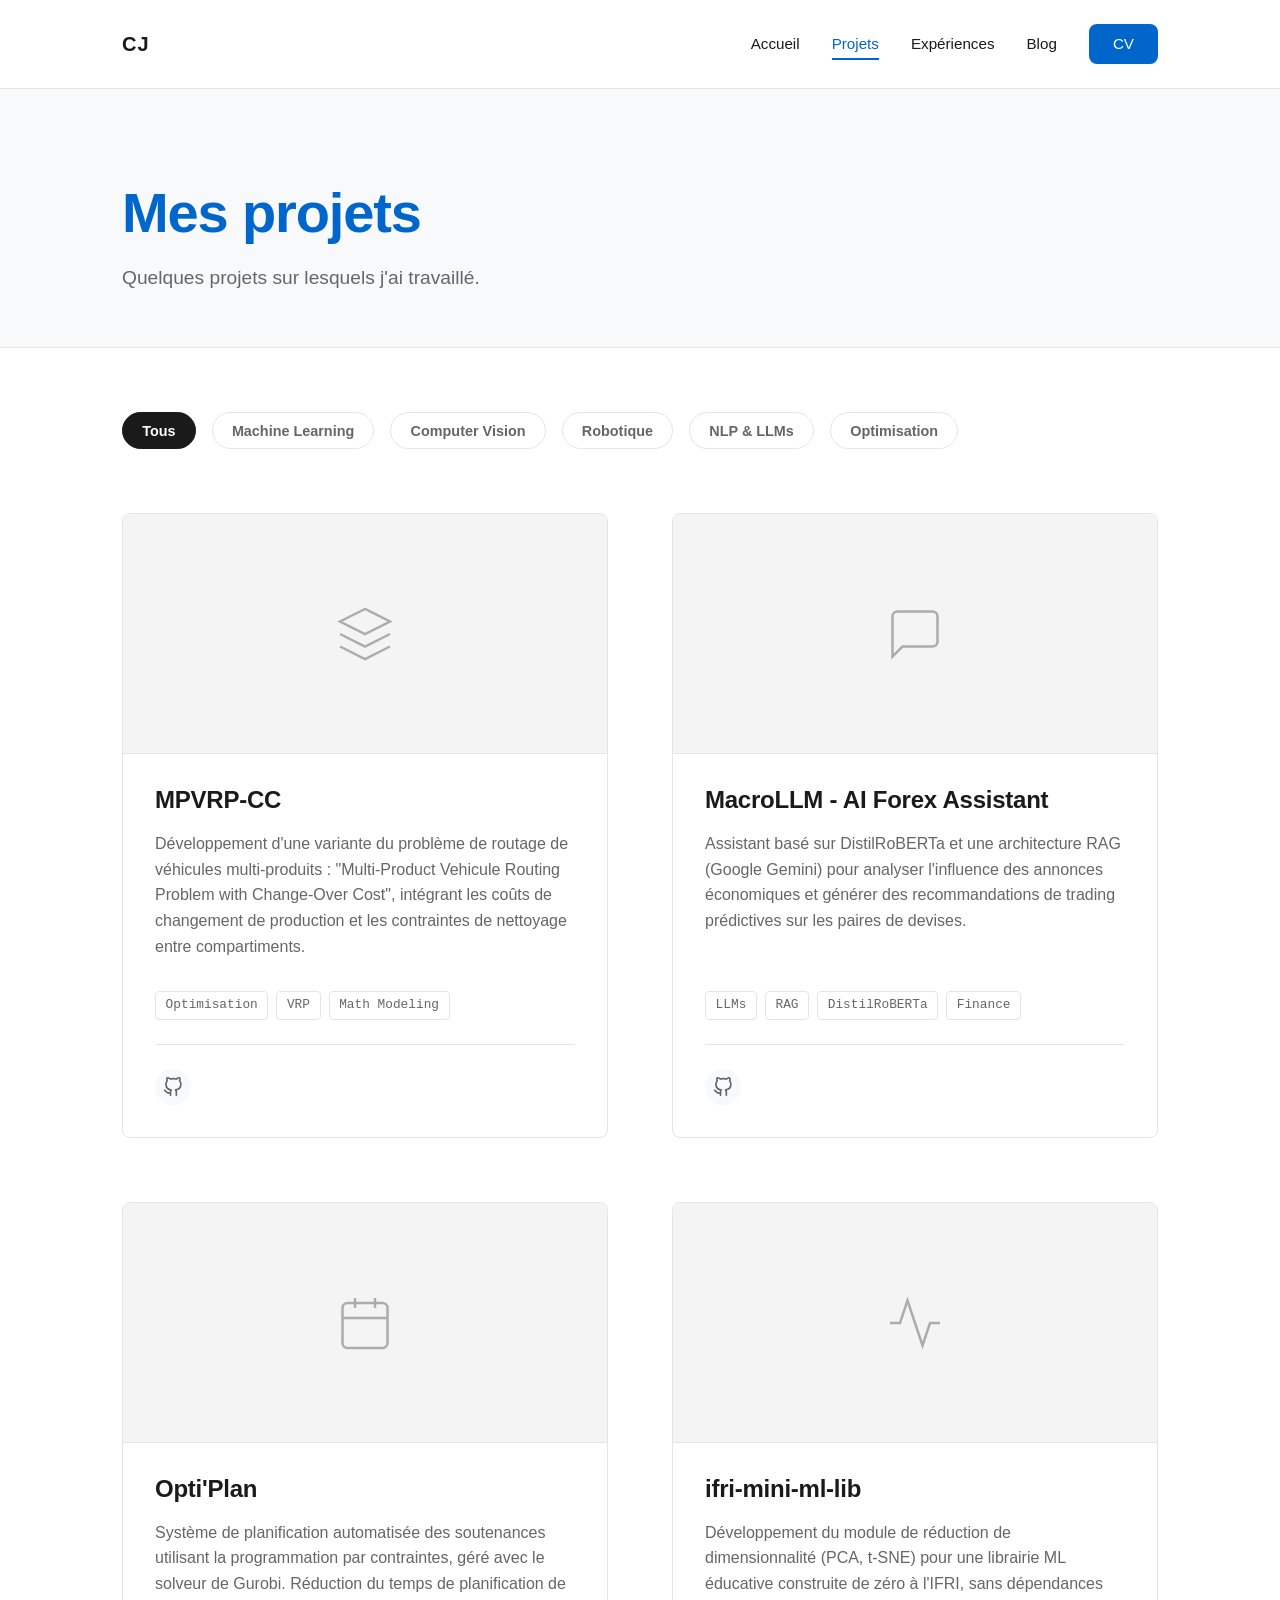
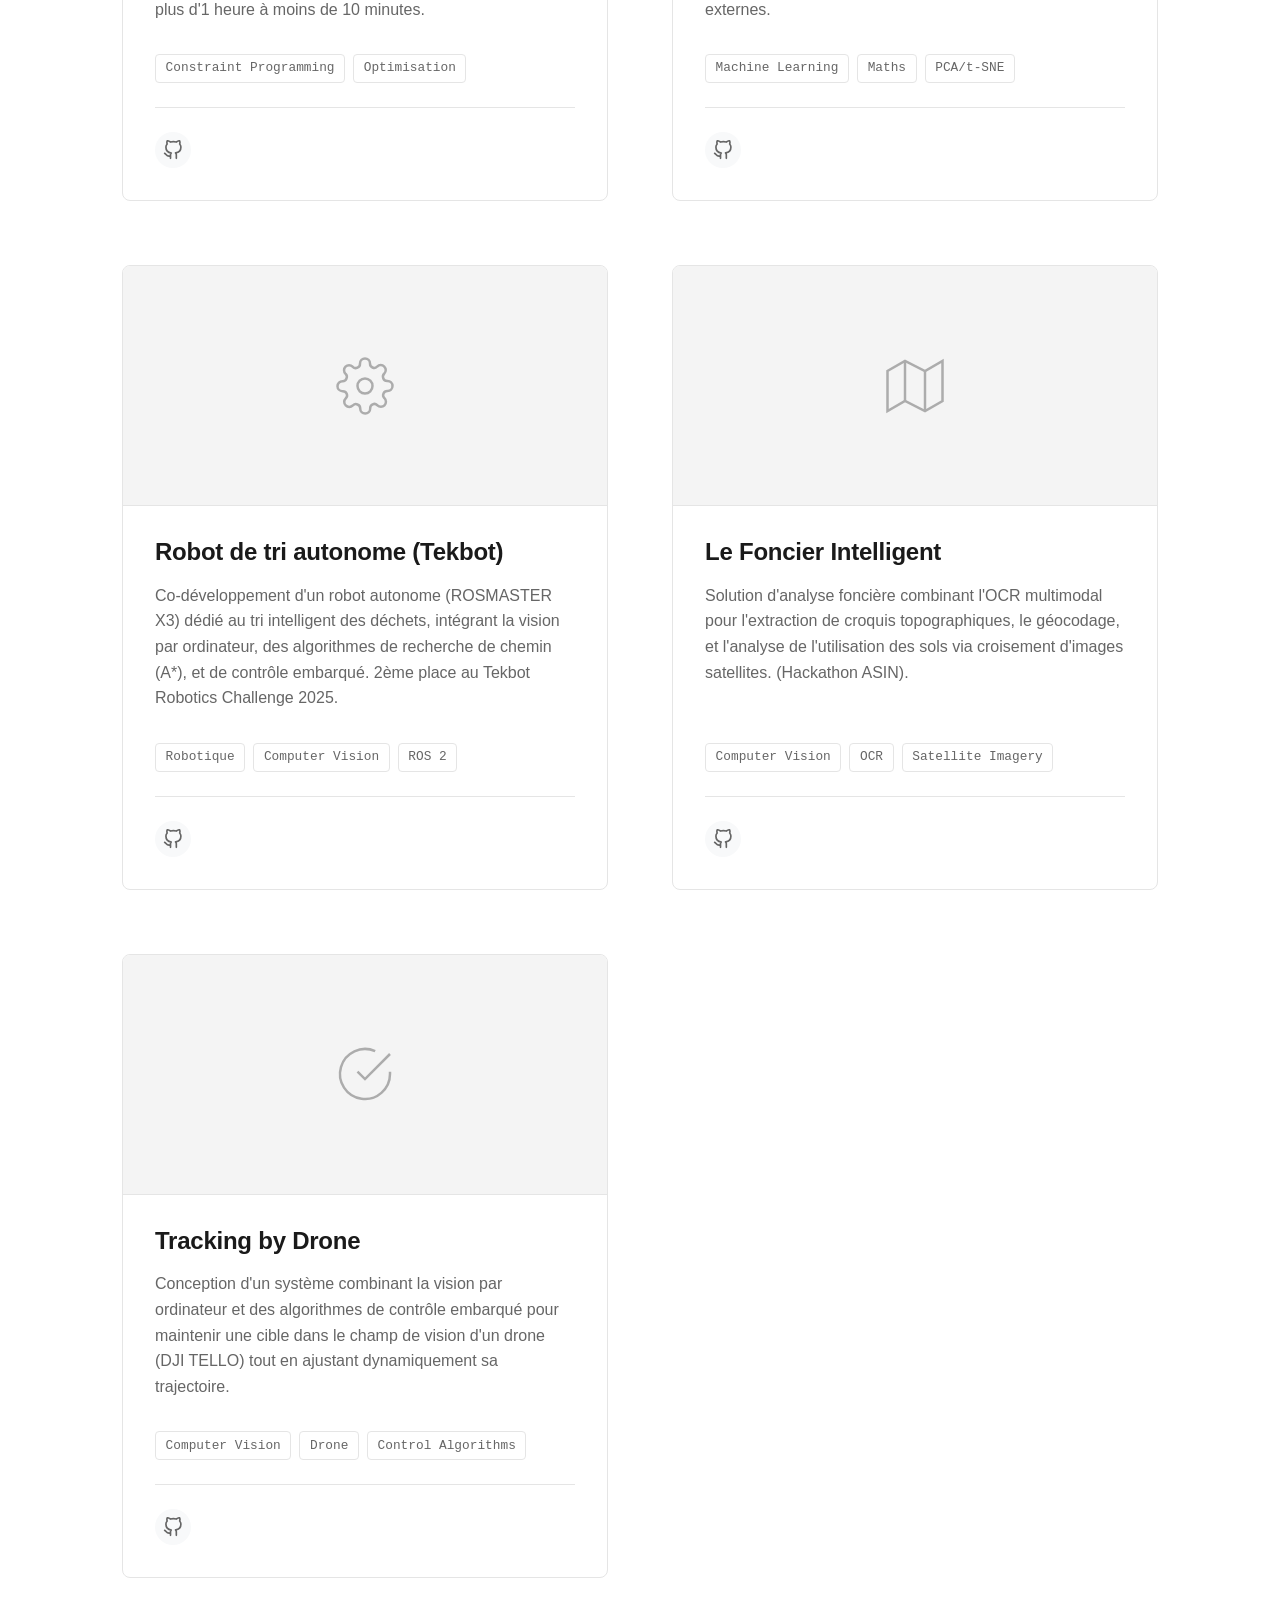
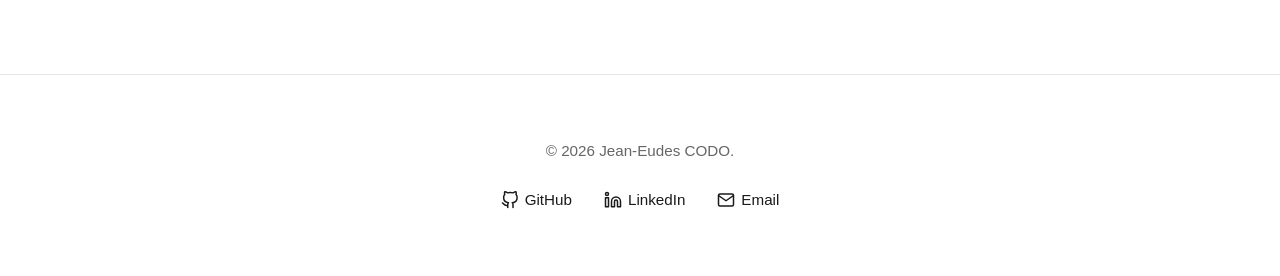
<file: projects.html>
<!DOCTYPE html>
<html lang="fr">
<head>
    <meta charset="UTF-8">
    <meta name="viewport" content="width=device-width, initial-scale=1.0">
    <meta name="color-scheme" content="light">
    <title>Projets - Jean-Eudes CODO</title>
    <meta name="description" content="Mes projets en IA, Robotique et Finance Tech">
    <link rel="icon" href="favicon.ico" sizes="32x32">
    <link rel="icon" href="favicon.svg" type="image/svg+xml">
    <link rel="apple-touch-icon" href="apple-touch-icon.png">
    <link rel="stylesheet" href="css/base.css">
    <link rel="stylesheet" href="css/projects.css">
</head>
<body>
    <div class="scroll-progress" id="scrollBar"></div>
    <!-- Header Navigation -->
    <header class="header" id="header">
        <div class="container">
            <div class="header-content">
                <a href="index.html" class="logo">CJ</a>
                <nav class="nav" id="nav">
                    <a href="index.html" class="nav-link">Accueil</a>
                    <a href="projects.html" class="nav-link" aria-current="page">Projets</a>
                    <a href="experiences.html" class="nav-link">Expériences</a>
                    <a href="blog.html" class="nav-link">Blog</a>
                </nav>
                <div class="header-actions">
                    <a href="cv/CV_Jean_Eudes_CODO_2026.pdf" target="_blank" class="nav-cv">CV</a>
                    <button class="nav-toggle" id="navToggle" type="button" aria-label="Ouvrir le menu" aria-expanded="false" aria-controls="nav">
                        <span></span>
                        <span></span>
                        <span></span>
                    </button>
                </div>
            </div>
        </div>
    </header>

    <!-- Hero Section -->
    <section class="hero-projects">
        <div class="container">
            <h1 class="hero-projects-title reveal">Mes projets</h1>
            <p class="hero-projects-description reveal">
                Quelques projets sur lesquels j'ai travaillé.
            </p>
        </div>
    </section>

    <!-- Projects Section -->
    <section class="projects" id="projects">
        <div class="container">
            <!-- Filter Bar -->
            <div class="filter-bar reveal">
                <button class="filter-btn active" data-filter="all">Tous</button>
                <button class="filter-btn" data-filter="ml">Machine Learning</button>
                <button class="filter-btn" data-filter="vision">Computer Vision</button>
                <button class="filter-btn" data-filter="robotics">Robotique</button>
                <button class="filter-btn" data-filter="nlp">NLP & LLMs</button>
                <button class="filter-btn" data-filter="opti">Optimisation</button>
            </div>

            <div class="projects-grid">
                <!-- Project 1: MPVRP-CC -->
                <article class="project-card reveal" data-category="opti">
                    <div class="project-image" style="background-color: #f4f4f4;">
                        <svg class="placeholder-icon" viewBox="0 0 24 24" fill="none" stroke="var(--color-text-light)" stroke-width="1"><path d="M12 2L2 7l10 5 10-5-10-5zM2 17l10 5 10-5M2 12l10 5 10-5"></path></svg>
                    </div>
                    <div class="project-content">
                        <h3 class="project-title">MPVRP-CC</h3>
                        <p class="project-description">
                            Développement d'une variante du problème de routage de véhicules multi-produits : "Multi-Product Vehicule Routing Problem with Change-Over Cost", intégrant les coûts de changement de production et les contraintes de nettoyage entre compartiments.
                        </p>
                        <div class="project-tags">
                            <span class="tag">Optimisation</span>
                            <span class="tag">VRP</span>
                            <span class="tag">Math Modeling</span>
                        </div>
                        <div class="project-links">
                            <a href="#" target="_blank" class="project-link" aria-label="GitHub">
                                <svg width="20" height="20" viewBox="0 0 24 24" fill="none" stroke="currentColor" stroke-width="2" stroke-linecap="round" stroke-linejoin="round"><path d="M9 19c-5 1.5-5-2.5-7-3m14 6v-3.87a3.37 3.37 0 0 0-.94-2.61c3.14-.35 6.44-1.54 6.44-7A5.44 5.44 0 0 0 20 4.77 5.07 5.07 0 0 0 19.91 1S18.73.65 16 2.48a13.38 13.38 0 0 0-7 0C6.27.65 5.09 1 5.09 1A5.07 5.07 0 0 0 5 4.77a5.44 5.44 0 0 0-1.5 3.78c0 5.42 3.3 6.61 6.44 7A3.37 3.37 0 0 0 9 18.13V22"></path></svg>
                            </a>
                        </div>
                    </div>
                </article>

                <!-- Project 2: MacroLLM -->
                <article class="project-card reveal" data-category="nlp">
                    <div class="project-image" style="background-color: #f4f4f4;">
                        <svg class="placeholder-icon" viewBox="0 0 24 24" fill="none" stroke="var(--color-text-light)" stroke-width="1"><path d="M21 15a2 2 0 0 1-2 2H7l-4 4V5a2 2 0 0 1 2-2h14a2 2 0 0 1 2 2z"></path></svg>
                    </div>
                    <div class="project-content">
                        <h3 class="project-title">MacroLLM - AI Forex Assistant</h3>
                        <p class="project-description">
                            Assistant basé sur DistilRoBERTa et une architecture RAG (Google Gemini) pour analyser l'influence des annonces économiques et générer des recommandations de trading prédictives sur les paires de devises.
                        </p>
                        <div class="project-tags">
                            <span class="tag">LLMs</span>
                            <span class="tag">RAG</span>
                            <span class="tag">DistilRoBERTa</span>
                            <span class="tag">Finance</span>
                        </div>
                        <div class="project-links">
                            <a href="#" target="_blank" class="project-link" aria-label="GitHub">
                                <svg width="20" height="20" viewBox="0 0 24 24" fill="none" stroke="currentColor" stroke-width="2" stroke-linecap="round" stroke-linejoin="round"><path d="M9 19c-5 1.5-5-2.5-7-3m14 6v-3.87a3.37 3.37 0 0 0-.94-2.61c3.14-.35 6.44-1.54 6.44-7A5.44 5.44 0 0 0 20 4.77 5.07 5.07 0 0 0 19.91 1S18.73.65 16 2.48a13.38 13.38 0 0 0-7 0C6.27.65 5.09 1 5.09 1A5.07 5.07 0 0 0 5 4.77a5.44 5.44 0 0 0-1.5 3.78c0 5.42 3.3 6.61 6.44 7A3.37 3.37 0 0 0 9 18.13V22"></path></svg>
                            </a>
                        </div>
                    </div>
                </article>

                <!-- Project 3: Opti'Plan -->
                <article class="project-card reveal" data-category="opti">
                    <div class="project-image" style="background-color: #f4f4f4;">
                        <svg class="placeholder-icon" viewBox="0 0 24 24" fill="none" stroke="var(--color-text-light)" stroke-width="1"><rect x="3" y="4" width="18" height="18" rx="2" ry="2"></rect><line x1="16" y1="2" x2="16" y2="6"></line><line x1="8" y1="2" x2="8" y2="6"></line><line x1="3" y1="10" x2="21" y2="10"></line></svg>
                    </div>
                    <div class="project-content">
                        <h3 class="project-title">Opti'Plan</h3>
                        <p class="project-description">
                            Système de planification automatisée des soutenances utilisant la programmation par contraintes, géré avec le solveur de Gurobi. Réduction du temps de planification de plus d'1 heure à moins de 10 minutes.
                        </p>
                        <div class="project-tags">
                            <span class="tag">Constraint Programming</span>
                            <span class="tag">Optimisation</span>
                        </div>
                        <div class="project-links">
                            <a href="#" target="_blank" class="project-link" aria-label="GitHub">
                                <svg width="20" height="20" viewBox="0 0 24 24" fill="none" stroke="currentColor" stroke-width="2" stroke-linecap="round" stroke-linejoin="round"><path d="M9 19c-5 1.5-5-2.5-7-3m14 6v-3.87a3.37 3.37 0 0 0-.94-2.61c3.14-.35 6.44-1.54 6.44-7A5.44 5.44 0 0 0 20 4.77 5.07 5.07 0 0 0 19.91 1S18.73.65 16 2.48a13.38 13.38 0 0 0-7 0C6.27.65 5.09 1 5.09 1A5.07 5.07 0 0 0 5 4.77a5.44 5.44 0 0 0-1.5 3.78c0 5.42 3.3 6.61 6.44 7A3.37 3.37 0 0 0 9 18.13V22"></path></svg>
                            </a>
                        </div>
                    </div>
                </article>

                <!-- Project 4: ifri-mini-ml-lib -->
                <article class="project-card reveal" data-category="ml">
                    <div class="project-image" style="background-color: #f4f4f4;">
                        <svg class="placeholder-icon" viewBox="0 0 24 24" fill="none" stroke="var(--color-text-light)" stroke-width="1"><polyline points="22 12 18 12 15 21 9 3 6 12 2 12"></polyline></svg>
                    </div>
                    <div class="project-content">
                        <h3 class="project-title">ifri-mini-ml-lib</h3>
                        <p class="project-description">
                            Développement du module de réduction de dimensionnalité (PCA, t-SNE) pour une librairie ML éducative construite de zéro à l'IFRI, sans dépendances externes.
                        </p>
                        <div class="project-tags">
                            <span class="tag">Machine Learning</span>
                            <span class="tag">Maths</span>
                            <span class="tag">PCA/t-SNE</span>
                        </div>
                        <div class="project-links">
                            <a href="#" target="_blank" class="project-link" aria-label="GitHub">
                                <svg width="20" height="20" viewBox="0 0 24 24" fill="none" stroke="currentColor" stroke-width="2" stroke-linecap="round" stroke-linejoin="round"><path d="M9 19c-5 1.5-5-2.5-7-3m14 6v-3.87a3.37 3.37 0 0 0-.94-2.61c3.14-.35 6.44-1.54 6.44-7A5.44 5.44 0 0 0 20 4.77 5.07 5.07 0 0 0 19.91 1S18.73.65 16 2.48a13.38 13.38 0 0 0-7 0C6.27.65 5.09 1 5.09 1A5.07 5.07 0 0 0 5 4.77a5.44 5.44 0 0 0-1.5 3.78c0 5.42 3.3 6.61 6.44 7A3.37 3.37 0 0 0 9 18.13V22"></path></svg>
                            </a>
                        </div>
                    </div>
                </article>

                <!-- Project 5: Robot de tri autonome -->
                <article class="project-card reveal" data-category="robotics vision">
                    <div class="project-image" style="background-color: #f4f4f4;">
                        <svg class="placeholder-icon" viewBox="0 0 24 24" fill="none" stroke="var(--color-text-light)" stroke-width="1"><circle cx="12" cy="12" r="3"></circle><path d="M19.4 15a1.65 1.65 0 0 0 .33 1.82l.06.06a2 2 0 0 1 0 2.83 2 2 0 0 1-2.83 0l-.06-.06a1.65 1.65 0 0 0-1.82-.33 1.65 1.65 0 0 0-1 1.51V21a2 2 0 0 1-2 2 2 2 0 0 1-2-2v-.09A1.65 1.65 0 0 0 9 19.4a1.65 1.65 0 0 0-1.82.33l-.06.06a2 2 0 0 1-2.83 0 2 2 0 0 1 0-2.83l.06-.06a1.65 1.65 0 0 0 .33-1.82 1.65 1.65 0 0 0-1.51-1H3a2 2 0 0 1-2-2 2 2 0 0 1 2-2h.09A1.65 1.65 0 0 0 4.6 9a1.65 1.65 0 0 0-.33-1.82l-.06-.06a2 2 0 0 1 0-2.83 2 2 0 0 1 2.83 0l.06.06a1.65 1.65 0 0 0 1.82.33H9a1.65 1.65 0 0 0 1-1.51V3a2 2 0 0 1 2-2 2 2 0 0 1 2 2v.09a1.65 1.65 0 0 0 1 1.51 1.65 1.65 0 0 0 1.82-.33l.06-.06a2 2 0 0 1 2.83 0 2 2 0 0 1 0 2.83l-.06.06a1.65 1.65 0 0 0-.33 1.82V9a1.65 1.65 0 0 0 1.51 1H21a2 2 0 0 1 2 2 2 2 0 0 1-2 2h-.09a1.65 1.65 0 0 0-1.51 1z"></path></svg>
                    </div>
                    <div class="project-content">
                        <h3 class="project-title">Robot de tri autonome (Tekbot)</h3>
                        <p class="project-description">
                            Co-développement d'un robot autonome (ROSMASTER X3) dédié au tri intelligent des déchets, intégrant la vision par ordinateur, des algorithmes de recherche de chemin (A*), et de contrôle embarqué. 2ème place au Tekbot Robotics Challenge 2025.
                        </p>
                        <div class="project-tags">
                            <span class="tag">Robotique</span>
                            <span class="tag">Computer Vision</span>
                            <span class="tag">ROS 2</span>
                        </div>
                        <div class="project-links">
                            <a href="#" target="_blank" class="project-link" aria-label="GitHub">
                                <svg width="20" height="20" viewBox="0 0 24 24" fill="none" stroke="currentColor" stroke-width="2" stroke-linecap="round" stroke-linejoin="round"><path d="M9 19c-5 1.5-5-2.5-7-3m14 6v-3.87a3.37 3.37 0 0 0-.94-2.61c3.14-.35 6.44-1.54 6.44-7A5.44 5.44 0 0 0 20 4.77 5.07 5.07 0 0 0 19.91 1S18.73.65 16 2.48a13.38 13.38 0 0 0-7 0C6.27.65 5.09 1 5.09 1A5.07 5.07 0 0 0 5 4.77a5.44 5.44 0 0 0-1.5 3.78c0 5.42 3.3 6.61 6.44 7A3.37 3.37 0 0 0 9 18.13V22"></path></svg>
                            </a>
                        </div>
                    </div>
                </article>

                <!-- Project 6: Le Foncier Intelligent -->
                <article class="project-card reveal" data-category="vision">
                    <div class="project-image" style="background-color: #f4f4f4;">
                        <svg class="placeholder-icon" viewBox="0 0 24 24" fill="none" stroke="var(--color-text-light)" stroke-width="1"><polygon points="1 6 1 22 8 18 16 22 23 18 23 2 16 6 8 2 1 6"></polygon><line x1="8" y1="2" x2="8" y2="18"></line><line x1="16" y1="6" x2="16" y2="22"></line></svg>
                    </div>
                    <div class="project-content">
                        <h3 class="project-title">Le Foncier Intelligent</h3>
                        <p class="project-description">
                            Solution d'analyse foncière combinant l'OCR multimodal pour l'extraction de croquis topographiques, le géocodage, et l'analyse de l'utilisation des sols via croisement d'images satellites. (Hackathon ASIN).
                        </p>
                        <div class="project-tags">
                            <span class="tag">Computer Vision</span>
                            <span class="tag">OCR</span>
                            <span class="tag">Satellite Imagery</span>
                        </div>
                        <div class="project-links">
                            <a href="#" target="_blank" class="project-link" aria-label="GitHub">
                                <svg width="20" height="20" viewBox="0 0 24 24" fill="none" stroke="currentColor" stroke-width="2" stroke-linecap="round" stroke-linejoin="round"><path d="M9 19c-5 1.5-5-2.5-7-3m14 6v-3.87a3.37 3.37 0 0 0-.94-2.61c3.14-.35 6.44-1.54 6.44-7A5.44 5.44 0 0 0 20 4.77 5.07 5.07 0 0 0 19.91 1S18.73.65 16 2.48a13.38 13.38 0 0 0-7 0C6.27.65 5.09 1 5.09 1A5.07 5.07 0 0 0 5 4.77a5.44 5.44 0 0 0-1.5 3.78c0 5.42 3.3 6.61 6.44 7A3.37 3.37 0 0 0 9 18.13V22"></path></svg>
                            </a>
                        </div>
                    </div>
                </article>

                <!-- Project 7: Tracking by Drone -->
                <article class="project-card reveal" data-category="vision robotics">
                    <div class="project-image" style="background-color: #f4f4f4;">
                        <svg class="placeholder-icon" viewBox="0 0 24 24" fill="none" stroke="var(--color-text-light)" stroke-width="1"><path d="M22 11.08V12a10 10 0 1 1-5.93-9.14"></path><polyline points="22 4 12 14.01 9 11.01"></polyline></svg>
                    </div>
                    <div class="project-content">
                        <h3 class="project-title">Tracking by Drone</h3>
                        <p class="project-description">
                            Conception d'un système combinant la vision par ordinateur et des algorithmes de contrôle embarqué pour maintenir une cible dans le champ de vision d'un drone (DJI TELLO) tout en ajustant dynamiquement sa trajectoire.
                        </p>
                        <div class="project-tags">
                            <span class="tag">Computer Vision</span>
                            <span class="tag">Drone</span>
                            <span class="tag">Control Algorithms</span>
                        </div>
                        <div class="project-links">
                            <a href="#" target="_blank" class="project-link" aria-label="GitHub">
                                <svg width="20" height="20" viewBox="0 0 24 24" fill="none" stroke="currentColor" stroke-width="2" stroke-linecap="round" stroke-linejoin="round"><path d="M9 19c-5 1.5-5-2.5-7-3m14 6v-3.87a3.37 3.37 0 0 0-.94-2.61c3.14-.35 6.44-1.54 6.44-7A5.44 5.44 0 0 0 20 4.77 5.07 5.07 0 0 0 19.91 1S18.73.65 16 2.48a13.38 13.38 0 0 0-7 0C6.27.65 5.09 1 5.09 1A5.07 5.07 0 0 0 5 4.77a5.44 5.44 0 0 0-1.5 3.78c0 5.42 3.3 6.61 6.44 7A3.37 3.37 0 0 0 9 18.13V22"></path></svg>
                            </a>
                        </div>
                    </div>
                </article>
            </div>
        </div>
    </section>

    <!-- Footer -->
    <footer class="footer">
        <div class="container">
            <p>&copy; 2026 Jean-Eudes CODO.</p>
            <div class="footer-links">
                <a href="https://github.com/Eudoo" target="_blank">
                    <svg width="18" height="18" fill="none" stroke="currentColor" stroke-width="2" stroke-linecap="round" stroke-linejoin="round" viewBox="0 0 24 24"><path d="M9 19c-5 1.5-5-2.5-7-3m14 6v-3.87a3.37 3.37 0 0 0-.94-2.61c3.14-.35 6.44-1.54 6.44-7A5.44 5.44 0 0 0 20 4.77 5.07 5.07 0 0 0 19.91 1S18.73.65 16 2.48a13.38 13.38 0 0 0-7 0C6.27.65 5.09 1 5.09 1A5.07 5.07 0 0 0 5 4.77a5.44 5.44 0 0 0-1.5 3.78c0 5.42 3.3 6.61 6.44 7A3.37 3.37 0 0 0 9 18.13V22"></path></svg>
                    GitHub
                </a>
                <a href="https://linkedin.com/in/eudes-codo" target="_blank">
                    <svg width="18" height="18" fill="none" stroke="currentColor" stroke-width="2" stroke-linecap="round" stroke-linejoin="round" viewBox="0 0 24 24"><path d="M16 8a6 6 0 0 1 6 6v7h-4v-7a2 2 0 0 0-2-2 2 2 0 0 0-2 2v7h-4v-7a6 6 0 0 1 6-6z"></path><rect x="2" y="9" width="4" height="12"></rect><circle cx="4" cy="4" r="2"></circle></svg>
                    LinkedIn
                </a>
                <a href="mailto:eudescodo00@gmail.com">
                    <svg width="18" height="18" fill="none" stroke="currentColor" stroke-width="2" stroke-linecap="round" stroke-linejoin="round" viewBox="0 0 24 24"><path d="M4 4h16c1.1 0 2 .9 2 2v12c0 1.1-.9 2-2 2H4c-1.1 0-2-.9-2-2V6c0-1.1.9-2 2-2z"></path><polyline points="22,6 12,13 2,6"></polyline></svg>
                    Email
                </a>
            </div>
        </div>
    </footer>

    <script>
        // Scroll Reveal Logic
        function reveal() {
            var reveals = document.querySelectorAll(".reveal");
            for (var i = 0; i < reveals.length; i++) {
                var windowHeight = window.innerHeight;
                var elementTop = reveals[i].getBoundingClientRect().top;
                var elementVisible = 100;
                if (elementTop < windowHeight - elementVisible) {
                    reveals[i].classList.add("active");
                }
            }
        }

        window.onscroll = function() {
            const header = document.getElementById("header");
            const scrollBar = document.getElementById("scrollBar");
            const winScroll = document.body.scrollTop || document.documentElement.scrollTop;
            const height = document.documentElement.scrollHeight - document.documentElement.clientHeight;
            const scrolled = (winScroll / height) * 100;
            
            scrollBar.style.width = scrolled + "%";

            if (winScroll > 50) {
                header.classList.add("scrolled");
            } else {
                header.classList.remove("scrolled");
            }
            
            reveal();
        };

        window.onload = reveal;

        // Menu mobile
        const navToggle = document.getElementById("navToggle");

        function setMenu(open) {
            document.getElementById("header").classList.toggle("nav-open", open);
            navToggle.setAttribute("aria-expanded", open);
            navToggle.setAttribute("aria-label", open ? "Fermer le menu" : "Ouvrir le menu");
        }

        navToggle.addEventListener("click", function() {
            setMenu(!document.getElementById("header").classList.contains("nav-open"));
        });

        document.querySelectorAll(".nav-link").forEach(function(link) {
            link.addEventListener("click", function() { setMenu(false); });
        });

        document.addEventListener("click", function(e) {
            if (!document.getElementById("header").contains(e.target)) setMenu(false);
        });

        // Filter Logic
        const filterBtns = document.querySelectorAll('.filter-btn');
        const projectCards = document.querySelectorAll('.project-card');

        filterBtns.forEach(btn => {
            btn.addEventListener('click', () => {
                // Update active button
                filterBtns.forEach(b => b.classList.remove('active'));
                btn.classList.add('active');

                const filterValue = btn.getAttribute('data-filter');

                // Filter cards
                projectCards.forEach(card => {
                    const categories = card.getAttribute('data-category').split(' ');
                    if (filterValue === 'all' || categories.includes(filterValue)) {
                        card.style.display = 'flex';
                        // Re-trigger reveal animation for newly shown cards
                        setTimeout(() => card.classList.add('active'), 50);
                    } else {
                        card.style.display = 'none';
                        card.classList.remove('active');
                    }
                });
            });
        });
    </script>
</body>
</html>
</file>
<file: css/base.css>
/* ===========================
   CSS Variables & Root
   =========================== */

:root {
    --color-bg: #ffffff;
    --color-text: #1a1a1a;
    --color-text-light: #666666;
    --color-border: #e5e5e5;
    --color-primary: #0066cc;
    --color-primary-hover: #0052a3;
    --color-accent: #f8f9fa;
    --header-bg: rgba(255, 255, 255, 0.8);
    
    --spacing-xs: 0.5rem;
    --spacing-sm: 1rem;
    --spacing-md: 1.5rem;
    --spacing-lg: 2rem;
    --spacing-xl: 4rem;
    --spacing-xxl: 6rem;
    
    --font-family: -apple-system, BlinkMacSystemFont, 'Segoe UI', Roboto, Oxygen, Ubuntu, Cantarell, sans-serif;
    --font-mono: 'SF Mono', Monaco, 'Cascadia Code', 'Roboto Mono', Menlo, Courier, monospace;
    
    --transition-fast: 0.2s ease;
    --transition-normal: 0.3s ease;
    --transition-slow: 0.5s ease;
    --border-radius: 8px;
}

/* ===========================
   Global Styles
   =========================== */

* {
    margin: 0;
    padding: 0;
    box-sizing: border-box;
}

html {
    scroll-behavior: smooth;
}

body {
    background-color: var(--color-bg);
    color: var(--color-text);
    font-family: var(--font-family);
    font-size: 16px;
    line-height: 1.6;
    transition: background-color var(--transition-slow), color var(--transition-slow);
    overflow-x: hidden;
}

a {
    color: var(--color-primary);
    text-decoration: none;
    transition: color var(--transition-normal);
}

a:hover {
    color: var(--color-primary-hover);
}

h1, h2, h3, h4 {
    line-height: 1.2;
    color: var(--color-text);
}

/* Scroll Progress Bar */
.scroll-progress {
    position: fixed;
    top: 0;
    left: 0;
    width: 0%;
    height: 3px;
    background: linear-gradient(to right, var(--color-primary), #00c6ff);
    z-index: 2000;
    transition: width 0.1s ease-out;
}

/* ===========================
   Layout
   =========================== */

.container {
    max-width: 1100px;
    margin: 0 auto;
    padding: 0 var(--spacing-lg);
}

/* ===========================
   Header & Navigation
   =========================== */

.header {
    position: sticky;
    top: 0;
    background-color: var(--header-bg);
    backdrop-filter: blur(12px);
    -webkit-backdrop-filter: blur(12px);
    border-bottom: 1px solid var(--color-border);
    z-index: 1000;
    transition: all var(--transition-normal);
}

.header.scrolled {
    padding: 5px 0;
    box-shadow: 0 4px 20px rgba(0,0,0,0.05);
}

.header-content {
    display: flex;
    justify-content: space-between;
    align-items: center;
    padding: var(--spacing-md) 0;
    transition: padding var(--transition-normal);
}

.logo {
    font-size: 1.25rem;
    font-weight: 700;
    color: var(--color-text);
    letter-spacing: 0.05em;
    position: relative;
    overflow: hidden;
}

.nav {
    display: flex;
    gap: var(--spacing-lg);
    align-items: center;
    margin-left: auto;
}

.nav-link {
    color: var(--color-text);
    font-size: 0.95rem;
    font-weight: 500;
    position: relative;
    padding: 4px 0;
}

.nav-link[aria-current="page"] {
    color: var(--color-primary);
}

.nav-link[aria-current="page"]::after {
    width: 100%;
}

.header-actions {
    display: flex;
    align-items: center;
    gap: var(--spacing-sm);
    margin-left: var(--spacing-lg);
}

.nav-link::after {
    content: '';
    position: absolute;
    bottom: 0;
    left: 0;
    width: 0;
    height: 2px;
    background-color: var(--color-primary);
    transition: width var(--transition-normal);
}

.nav-link:hover::after {
    width: 100%;
}

.nav-cv {
    background-color: var(--color-primary);
    color: white;
    font-size: 0.95rem;
    font-weight: 500;
    padding: var(--spacing-xs) var(--spacing-md);
    border-radius: var(--border-radius);
    transition: all var(--transition-normal);
}

.nav-cv:hover {
    color: white;
    background-color: var(--color-primary-hover);
    transform: translateY(-2px);
    box-shadow: 0 4px 12px rgba(0, 102, 204, 0.2);
}

/* Bouton du menu mobile (masqué sur ordinateur) */
.nav-toggle {
    display: none;
    flex-direction: column;
    justify-content: center;
    gap: 5px;
    width: 40px;
    height: 40px;
    padding: 0 10px;
    background: transparent;
    border: 1px solid var(--color-border);
    border-radius: var(--border-radius);
    cursor: pointer;
}

.nav-toggle span {
    display: block;
    height: 2px;
    background-color: var(--color-text);
    border-radius: 2px;
    transition: transform var(--transition-normal), opacity var(--transition-normal);
}

.header.nav-open .nav-toggle span:nth-child(1) {
    transform: translateY(7px) rotate(45deg);
}

.header.nav-open .nav-toggle span:nth-child(2) {
    opacity: 0;
}

.header.nav-open .nav-toggle span:nth-child(3) {
    transform: translateY(-7px) rotate(-45deg);
}

/* ===========================
   Hero Section (Typography Driven)
   =========================== */

.hero {
    padding: 12vh 0 8vh;
    text-align: left;
    min-height: 70vh;
    display: flex;
    align-items: center;
}

.hero-content {
    max-width: 800px;
}

.hero-name {
    font-size: clamp(2.5rem, 5vw, 3.5rem);
    font-weight: 800;
    margin-bottom: var(--spacing-sm);
    letter-spacing: -0.02em;
    color: var(--color-text); /* Force back to text color for "Bonjour..." */
    opacity: 0;
    transform: translateY(30px);
    animation: fadeInUp 0.8s cubic-bezier(0.2, 0.8, 0.2, 1) forwards;
}

.hero-name span {
    color: var(--color-primary); /* Force name to be blue */
}

.hero-description {
    font-size: clamp(1.1rem, 2.5vw, 1.35rem);
    color: var(--color-text-light);
    margin-bottom: var(--spacing-xl);
    max-width: 650px;
    line-height: 1.6;
    opacity: 0;
    transform: translateY(20px);
    animation: fadeInUp 0.8s cubic-bezier(0.2, 0.8, 0.2, 1) 0.2s forwards;
}

.hero-actions {
    display: flex;
    gap: var(--spacing-md);
    opacity: 0;
    transform: translateY(20px);
    animation: fadeInUp 0.8s cubic-bezier(0.2, 0.8, 0.2, 1) 0.3s forwards;
}

@keyframes fadeInUp {
    to {
        opacity: 1;
        transform: translateY(0);
    }
}

/* ===========================
   Buttons
   =========================== */

.btn {
    display: inline-block;
    padding: 0.8rem 1.8rem;
    border-radius: var(--border-radius);
    font-weight: 600;
    font-size: 1rem;
    transition: all var(--transition-normal);
    cursor: pointer;
    border: 2px solid transparent;
    text-align: center;
}

.btn-primary {
    background-color: var(--color-text);
    color: var(--color-bg);
}

.btn-primary:hover {
    background-color: var(--color-primary);
    color: white;
    transform: translateY(-3px);
    box-shadow: 0 10px 20px rgba(0, 102, 204, 0.15);
}

.btn-secondary {
    background-color: transparent;
    color: var(--color-text);
    border-color: var(--color-border);
}

.btn-secondary:hover {
    border-color: var(--color-text);
    transform: translateY(-3px);
}

/* ===========================
   Section Animations
   =========================== */

.reveal {
    opacity: 0;
    transform: translateY(40px);
    transition: all 0.8s cubic-bezier(0.2, 0.8, 0.2, 1);
}

.reveal.active {
    opacity: 1;
    transform: translateY(0);
}

/* ===========================
   About Section
   =========================== */

.about {
    padding: var(--spacing-xxl) 0;
    background-color: var(--color-accent);
    border-top: 1px solid var(--color-border);
    border-bottom: 1px solid var(--color-border);
}

.about-grid {
    display: grid;
    grid-template-columns: 1fr 1fr;
    gap: var(--spacing-xxl);
    align-items: center;
}

.about-vision {
    font-size: 2rem;
    font-weight: 700;
    line-height: 1.3;
    letter-spacing: -0.02em;
    position: relative;
    padding-left: var(--spacing-md);
    border-left: 4px solid var(--color-primary);
}

.about-text p {
    font-size: 1.1rem;
    color: var(--color-text-light);
    margin-bottom: var(--spacing-md);
}

.about-text p:last-child {
    margin-bottom: 0;
}

/* ===========================
   Featured Projects
   =========================== */

.featured-projects {
    padding: var(--spacing-xxl) 0;
    background-color: var(--color-accent);
}

.section-header {
    display: flex;
    justify-content: space-between;
    align-items: flex-end;
    margin-bottom: var(--spacing-xl);
}

.section-title {
    font-size: 2.5rem;
    font-weight: 700;
    letter-spacing: -0.02em;
}

.view-all {
    font-weight: 600;
    color: var(--color-primary);
    position: relative;
    padding-bottom: 2px;
}

.view-all::after {
    content: '→';
    margin-left: 5px;
    transition: margin var(--transition-normal);
}

.view-all:hover::after {
    margin-left: 10px;
}

/* Reuse project-card styles from projects.css (ensure it's included or duplicate here for homepage) */
.projects-grid {
    display: grid;
    grid-template-columns: repeat(auto-fill, minmax(300px, 1fr));
    gap: var(--spacing-xl);
}

.project-card {
    background: var(--color-bg);
    border: 1px solid var(--color-border);
    border-radius: var(--border-radius);
    overflow: hidden;
    transition: all var(--transition-normal);
    display: flex;
    flex-direction: column;
}

.project-card:hover {
    transform: translateY(-8px);
    box-shadow: 0 12px 30px rgba(0,0,0,0.08);
    border-color: transparent;
}

.project-image {
    height: 180px;
    width: 100%;
}

.project-content {
    padding: var(--spacing-lg);
    flex-grow: 1;
    display: flex;
    flex-direction: column;
}

.project-title {
    font-size: 1.25rem;
    font-weight: 700;
    margin-bottom: var(--spacing-xs);
}

.project-description {
    color: var(--color-text-light);
    font-size: 0.95rem;
    margin-bottom: var(--spacing-md);
    flex-grow: 1;
}

.project-tags {
    display: flex;
    flex-wrap: wrap;
    gap: var(--spacing-xs);
    margin-bottom: var(--spacing-md);
}

.tag {
    background-color: var(--color-accent);
    color: var(--color-text);
    padding: 0.2rem 0.6rem;
    border-radius: 100px;
    font-size: 0.8rem;
    font-weight: 500;
    font-family: var(--font-mono);
}

.project-links {
    display: flex;
    gap: var(--spacing-sm);
    margin-top: auto;
}

.project-link {
    font-size: 0.9rem;
    font-weight: 600;
}

/* ===========================
   Connect Section
   =========================== */

.connect {
    padding: var(--spacing-xxl) 0;
    text-align: center;
}

.connect h2 {
    font-size: 3rem;
    font-weight: 800;
    margin-bottom: var(--spacing-md);
    letter-spacing: -0.02em;
}

.connect p {
    font-size: 1.2rem;
    color: var(--color-text-light);
    margin-bottom: var(--spacing-xl);
    max-width: 500px;
    margin-left: auto;
    margin-right: auto;
}

.social-links-large {
    display: flex;
    justify-content: center;
    gap: var(--spacing-md);
    flex-wrap: wrap;
}

.social-btn {
    display: flex;
    align-items: center;
    gap: 8px;
    padding: 0.8rem 1.5rem;
    background-color: var(--color-accent);
    border: 1px solid var(--color-border);
    border-radius: 100px;
    color: var(--color-text);
    font-weight: 600;
    transition: all var(--transition-normal);
}

.social-btn:hover {
    background-color: var(--color-primary);
    color: white;
    border-color: var(--color-primary);
    transform: translateY(-3px);
}

/* ===========================
   Footer
   =========================== */

.footer {
    border-top: 1px solid var(--color-border);
    padding: var(--spacing-xl) 0;
    text-align: center;
    color: var(--color-text-light);
}

.footer p {
    font-size: 0.95rem;
    margin-bottom: var(--spacing-md);
}

.footer-links {
    display: flex;
    justify-content: center;
    gap: var(--spacing-lg);
    flex-wrap: wrap;
}

.footer-links a {
    display: flex;
    align-items: center;
    gap: 6px;
    color: var(--color-text);
    font-size: 0.95rem;
    font-weight: 500;
    transition: color var(--transition-normal);
}

.footer-links a:hover {
    color: var(--color-primary);
}

/* ===========================
   Responsive Design
   =========================== */

@media (max-width: 900px) {
    .about-grid {
        grid-template-columns: 1fr;
        gap: var(--spacing-xl);
    }
    
    .about-vision {
        font-size: 1.5rem;
    }
}

@media (max-width: 768px) {
    .hero {
        padding: 10vh 0 5vh;
        min-height: auto;
    }
    
    .hero-actions {
        flex-direction: column;
        gap: var(--spacing-sm);
    }
    
    .btn {
        width: 100%;
    }
    
    .section-header {
        flex-direction: column;
        align-items: flex-start;
        gap: var(--spacing-sm);
    }
    
    .connect h2 {
        font-size: 2.2rem;
    }

    /* Menu mobile : liens dans un panneau déroulant sous l'en-tête */
    .nav-toggle {
        display: flex;
    }

    .header-actions {
        margin-left: auto;
    }

    .nav {
        position: absolute;
        top: 100%;
        left: 0;
        right: 0;
        flex-direction: column;
        align-items: stretch;
        gap: 0;
        margin-left: 0;
        padding: 0 var(--spacing-lg) var(--spacing-xs);
        background-color: var(--color-bg);
        border-bottom: 1px solid var(--color-border);
        box-shadow: 0 12px 24px rgba(0, 0, 0, 0.06);
        opacity: 0;
        visibility: hidden;
        transform: translateY(-8px);
        transition: opacity var(--transition-fast), transform var(--transition-fast), visibility var(--transition-fast);
    }

    .header.nav-open .nav {
        opacity: 1;
        visibility: visible;
        transform: translateY(0);
    }

    .nav-link {
        font-size: 1rem;
        padding: var(--spacing-sm) 0;
        border-bottom: 1px solid var(--color-border);
    }

    .nav-link:last-child {
        border-bottom: none;
    }

    .nav-link::after {
        display: none;
    }

    .nav-link[aria-current="page"] {
        font-weight: 600;
    }
}

@media (max-width: 480px) {
    .container {
        padding: 0 var(--spacing-md);
    }

    .header-content {
        padding: var(--spacing-md) 0;
    }

    .nav {
        padding: 0 var(--spacing-md) var(--spacing-xs);
    }
}
</file>
<file: css/articles.css>
/* ===========================
   Blog / Articles Styles
   =========================== */

/* Hero Blog */
.hero-blog {
    padding: 10vh 0 6vh;
    border-bottom: 1px solid var(--color-border);
    background-color: var(--color-bg);
}

.hero-blog-title {
    font-size: clamp(2.5rem, 5vw, 3.5rem);
    font-weight: 800;
    margin-bottom: var(--spacing-sm);
    letter-spacing: -0.02em;
    color: var(--color-primary);
}

.hero-blog-description {
    font-size: 1.2rem;
    color: var(--color-text-light);
    max-width: 700px;
}

.blog {
    padding: var(--spacing-xl) 0 var(--spacing-xxl);
}

/* Articles Container (List View Only) */
.articles-container {
    display: flex;
    flex-direction: column;
}

/* ===========================
   Article Row Styles
   =========================== */

.article-row {
    display: grid;
    grid-template-columns: 150px 1fr;
    gap: var(--spacing-xl);
    padding: var(--spacing-xl) 0;
    border-bottom: 1px solid var(--color-border);
    transition: all var(--transition-normal);
    position: relative;
}

.article-row:last-child {
    border-bottom: none;
}

.article-row:hover {
    transform: translateX(10px);
}

/* Article Date */
.article-date {
    font-family: var(--font-mono);
    font-size: 0.9rem;
    color: var(--color-text-light);
    padding-top: 5px;
}

/* Article Content Container */
.article-content {
    display: flex;
    flex-direction: column;
}

/* Article Title */
.article-title {
    font-size: 1.8rem;
    font-weight: 700;
    margin-bottom: var(--spacing-sm);
    line-height: 1.3;
    color: var(--color-text);
    letter-spacing: -0.01em;
}

/* Article Excerpt */
.article-excerpt {
    font-size: 1.05rem;
    color: var(--color-text-light);
    line-height: 1.6;
    margin-bottom: var(--spacing-md);
    max-width: 800px;
}

/* Article Tags */
.article-tags {
    display: flex;
    gap: var(--spacing-sm);
    flex-wrap: wrap;
    align-items: center;
}

.tag {
    display: inline-block;
    padding: 0.2rem 0.6rem;
    background-color: transparent;
    color: var(--color-text-light);
    font-size: 0.8rem;
    font-weight: 500;
    font-family: var(--font-mono);
    border: 1px solid var(--color-border);
    border-radius: 4px;
}

/* Read More Link / Icon */
.article-link-overlay {
    position: absolute;
    top: 0;
    left: 0;
    width: 100%;
    height: 100%;
    z-index: 10;
    opacity: 0;
    text-indent: -9999px;
}

.read-icon {
    display: inline-flex;
    align-items: center;
    color: var(--color-primary);
    font-weight: 600;
    margin-left: auto;
    opacity: 0;
    transform: translateX(-10px);
    transition: all var(--transition-normal);
}

.article-row:hover .read-icon {
    opacity: 1;
    transform: translateX(0);
}

/* ===========================
   Coming Soon (Blog en construction)
   =========================== */

.blog-coming-soon {
    display: flex;
    flex-direction: column;
    align-items: center;
    text-align: center;
    max-width: 720px;
    margin: 0 auto;
    padding: var(--spacing-xl) var(--spacing-lg);
    background-color: var(--color-accent);
    border: 1px dashed var(--color-border);
    border-radius: var(--border-radius);
}

.coming-soon-icon {
    color: var(--color-primary);
    margin-bottom: var(--spacing-md);
}

.coming-soon-badge {
    display: inline-block;
    padding: 0.2rem 0.6rem;
    margin-bottom: var(--spacing-sm);
    color: var(--color-primary);
    font-size: 0.8rem;
    font-weight: 600;
    font-family: var(--font-mono);
    text-transform: uppercase;
    letter-spacing: 0.05em;
    border: 1px solid var(--color-primary);
    border-radius: 4px;
}

.coming-soon-title {
    font-size: 1.8rem;
    font-weight: 700;
    margin-bottom: var(--spacing-lg);
    letter-spacing: -0.01em;
}

.coming-soon-actions {
    display: flex;
    gap: var(--spacing-md);
    flex-wrap: wrap;
    justify-content: center;
}

/* ===========================
   Responsive Design
   =========================== */

@media (max-width: 768px) {
    .hero-blog {
        padding: 8vh 0 4vh;
    }
    
    .hero-blog-title {
        font-size: 2rem;
    }

    .article-row {
        grid-template-columns: 1fr;
        gap: var(--spacing-xs);
        padding: var(--spacing-lg) 0;
    }

    .article-date {
        padding-top: 0;
        font-size: 0.85rem;
    }

    .article-title {
        font-size: 1.4rem;
    }

    .read-icon {
        display: none; /* Hide icon on mobile, the whole card is clickable anyway */
    }
    
    .article-row:hover {
        transform: none;
    }

    .blog-coming-soon {
        padding: var(--spacing-lg) var(--spacing-md);
    }

    .coming-soon-title {
        font-size: 1.4rem;
    }

    .coming-soon-actions {
        flex-direction: column;
        width: 100%;
        gap: var(--spacing-sm);
    }
}
</file>
<file: css/experiences.css>
/* ===========================
   Experiences Page Styles (Timeline)
   =========================== */

.hero-experiences {
    padding: 10vh 0 6vh;
    border-bottom: 1px solid var(--color-border);
    background-color: var(--color-bg);
}

.hero-experiences-title {
    font-size: clamp(2.5rem, 5vw, 3.5rem);
    font-weight: 800;
    margin-bottom: var(--spacing-sm);
    letter-spacing: -0.02em;
    color: var(--color-primary);
}

.hero-experiences-description {
    font-size: 1.2rem;
    color: var(--color-text-light);
    max-width: 700px;
}

.experiences {
    padding: var(--spacing-xl) 0 var(--spacing-xxl);
}

.experience-category {
    margin-bottom: var(--spacing-xxl);
}

.experience-category:last-child {
    margin-bottom: 0;
}

.category-title {
    font-size: 2rem;
    font-weight: 700;
    margin-bottom: var(--spacing-xl);
    color: var(--color-text);
    display: flex;
    align-items: center;
    gap: 12px;
}

.category-icon {
    color: var(--color-primary);
}

/* Timeline Layout */
.timeline {
    position: relative;
    max-width: 900px;
    margin: 0 auto;
}

.timeline::before {
    content: '';
    position: absolute;
    top: 0;
    left: 20px;
    height: 100%;
    width: 2px;
    background-color: var(--color-border);
}

.timeline-item {
    position: relative;
    padding-left: 60px;
    margin-bottom: var(--spacing-xl);
}

.timeline-item:last-child {
    margin-bottom: 0;
}

.timeline-dot {
    position: absolute;
    left: 14px;
    top: 8px;
    width: 14px;
    height: 14px;
    border-radius: 50%;
    background-color: var(--color-primary);
    border: 3px solid var(--color-bg);
    box-shadow: 0 0 0 2px var(--color-primary);
    z-index: 2;
}

.timeline-date {
    display: inline-block;
    padding: 4px 10px;
    background-color: var(--color-accent);
    color: var(--color-primary);
    border-radius: 4px;
    font-size: 0.85rem;
    font-weight: 600;
    font-family: var(--font-mono);
    margin-bottom: var(--spacing-xs);
    border: 1px solid var(--color-border);
}

.timeline-content {
    background-color: var(--color-bg);
    border: 1px solid var(--color-border);
    padding: var(--spacing-lg);
    border-radius: var(--border-radius);
    transition: all var(--transition-normal);
}

.timeline-content:hover {
    border-color: var(--color-primary);
    box-shadow: 0 8px 24px rgba(0,0,0,0.05);
    transform: translateY(-4px);
}

.timeline-title {
    font-size: 1.4rem;
    font-weight: 700;
    color: var(--color-text);
    margin-bottom: 4px;
}

.timeline-subtitle {
    font-size: 1rem;
    font-weight: 500;
    color: var(--color-text-light);
    margin-bottom: var(--spacing-sm);
}

/* Expérience sans liste de missions */
.timeline-subtitle:last-child {
    margin-bottom: 0;
}

.timeline-details {
    list-style: none;
    margin-top: var(--spacing-sm);
}

.timeline-details li {
    position: relative;
    padding-left: 20px;
    margin-bottom: 8px;
    color: var(--color-text-light);
    font-size: 0.95rem;
    line-height: 1.6;
}

.timeline-details li:last-child {
    margin-bottom: 0;
}

.timeline-details li::before {
    content: "▹";
    position: absolute;
    left: 0;
    color: var(--color-primary);
    font-weight: bold;
}

/* Responsive */
@media (max-width: 768px) {
    .hero-experiences {
        padding: 8vh 0 4vh;
    }
    
    .category-title {
        font-size: 1.5rem;
    }

    .timeline::before {
        left: 10px;
    }

    .timeline-dot {
        left: 4px;
    }

    .timeline-item {
        padding-left: 40px;
    }

    .timeline-content {
        padding: var(--spacing-md);
    }
}
</file>
<file: css/projects.css>
/* ===========================
   Projects Page Specific Styles
   =========================== */

/* Hero Projects */
.hero-projects {
    padding: 10vh 0 6vh;
    border-bottom: 1px solid var(--color-border);
    background-color: var(--color-accent);
}

.hero-projects-title {
    font-size: clamp(2.5rem, 5vw, 3.5rem);
    font-weight: 800;
    margin-bottom: var(--spacing-sm);
    letter-spacing: -0.02em;
    color: var(--color-primary);
}

.hero-projects-description {
    font-size: 1.2rem;
    color: var(--color-text-light);
    max-width: 700px;
}

.projects {
    padding: var(--spacing-xl) 0 var(--spacing-xxl);
}

/* Filter Bar */
.filter-bar {
    display: flex;
    gap: var(--spacing-sm);
    margin-bottom: var(--spacing-xl);
    flex-wrap: wrap;
}

.filter-btn {
    background: transparent;
    border: 1px solid var(--color-border);
    color: var(--color-text-light);
    padding: 0.6rem 1.2rem;
    border-radius: 100px;
    font-size: 0.9rem;
    font-weight: 600;
    cursor: pointer;
    transition: all var(--transition-normal);
}

.filter-btn:hover {
    border-color: var(--color-text);
    color: var(--color-text);
}

.filter-btn.active {
    background-color: var(--color-text);
    color: var(--color-bg);
    border-color: var(--color-text);
}

/* Projects Grid - 2 Columns */
.projects-grid {
    display: grid;
    grid-template-columns: repeat(2, 1fr);
    gap: var(--spacing-xl);
}

/* Project Card */
.project-card {
    display: flex;
    flex-direction: column;
    background-color: var(--color-bg);
    border: 1px solid var(--color-border);
    border-radius: var(--border-radius);
    overflow: hidden;
    transition: all var(--transition-normal);
    opacity: 1; /* For filtering transition */
}

.project-card.hidden {
    display: none;
}

.project-card:hover {
    border-color: var(--color-primary);
    box-shadow: 0 12px 30px rgba(0,0,0,0.08);
    transform: translateY(-8px);
}

/* Project Image Placeholder */
.project-image {
    width: 100%;
    height: 240px;
    display: flex;
    align-items: center;
    justify-content: center;
    border-bottom: 1px solid var(--color-border);
    background-color: var(--color-accent);
}

.placeholder-icon {
    width: 60px;
    height: 60px;
    opacity: 0.5;
}

/* Project Content */
.project-content {
    padding: var(--spacing-lg);
    display: flex;
    flex-direction: column;
    flex-grow: 1;
}

.project-title {
    font-size: 1.5rem;
    font-weight: 700;
    margin-bottom: var(--spacing-sm);
    color: var(--color-text);
    letter-spacing: -0.01em;
}

.project-description {
    font-size: 1rem;
    color: var(--color-text-light);
    line-height: 1.6;
    margin-bottom: var(--spacing-lg);
    flex-grow: 1;
}

/* Project Tags - Minimalist */
.project-tags {
    display: flex;
    gap: var(--spacing-xs);
    margin-bottom: var(--spacing-md);
    flex-wrap: wrap;
}

.project-tags .tag {
    display: inline-block;
    padding: 0.2rem 0.6rem;
    background-color: transparent;
    color: var(--color-text-light);
    font-size: 0.8rem;
    font-weight: 500;
    font-family: var(--font-mono);
    border: 1px solid var(--color-border);
    border-radius: 4px;
}

/* Project Links - Icons */
.project-links {
    display: flex;
    gap: var(--spacing-sm);
    margin-top: auto;
    padding-top: var(--spacing-md);
    border-top: 1px solid var(--color-border);
}

.project-link {
    color: var(--color-text-light);
    transition: all var(--transition-normal);
    display: flex;
    align-items: center;
    justify-content: center;
    padding: 0.5rem;
    border-radius: 50%;
    background-color: var(--color-accent);
}

.project-link:hover {
    color: var(--color-primary);
    background-color: var(--color-bg);
    transform: translateY(-2px);
    box-shadow: 0 4px 10px rgba(0,0,0,0.05);
}

/* ===========================
   Responsive Design
   =========================== */

@media (max-width: 900px) {
    .projects-grid {
        grid-template-columns: 1fr;
    }
}

@media (max-width: 768px) {
    .hero-projects {
        padding: 8vh 0 4vh;
    }
    
    .hero-projects-title {
        font-size: 2rem;
    }
    
    .filter-bar {
        gap: 0.5rem;
    }
    
    .filter-btn {
        padding: 0.4rem 0.8rem;
        font-size: 0.85rem;
    }
    
    .project-image {
        height: 200px;
    }
}
</file>
